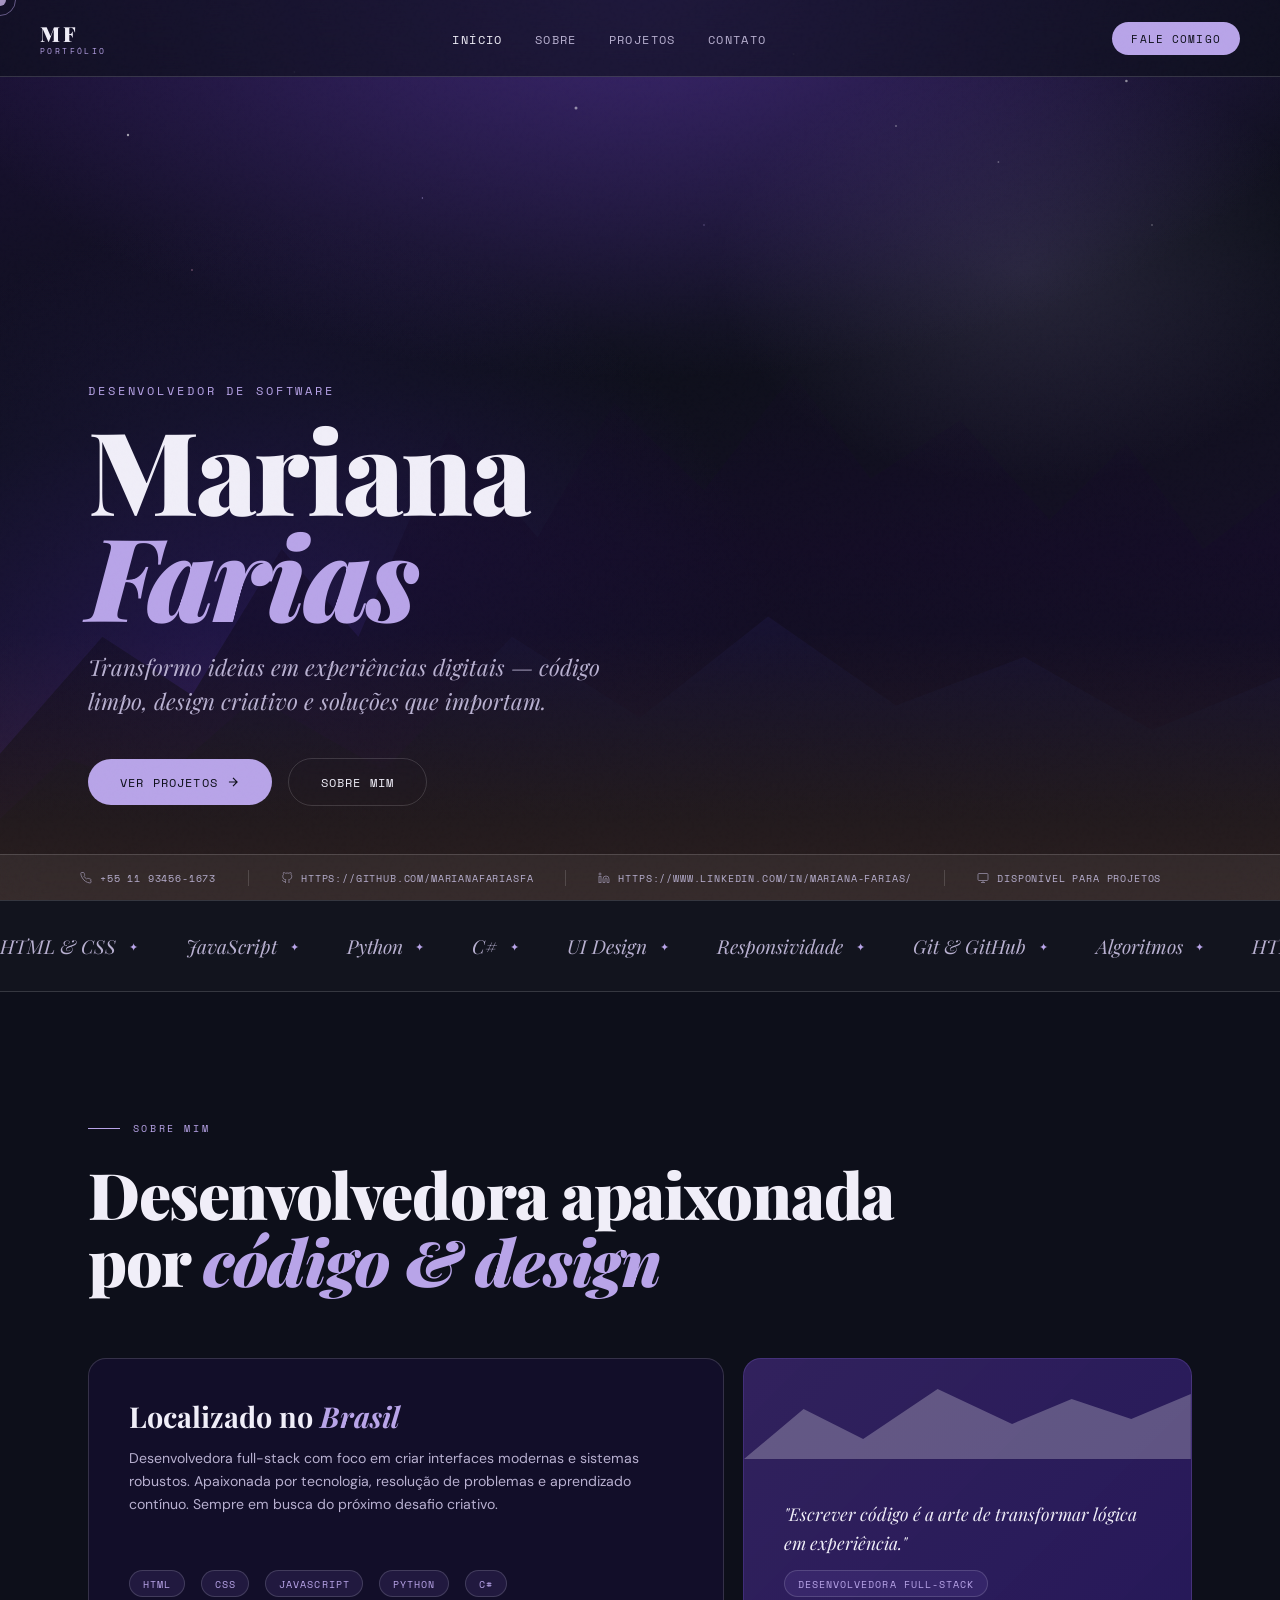
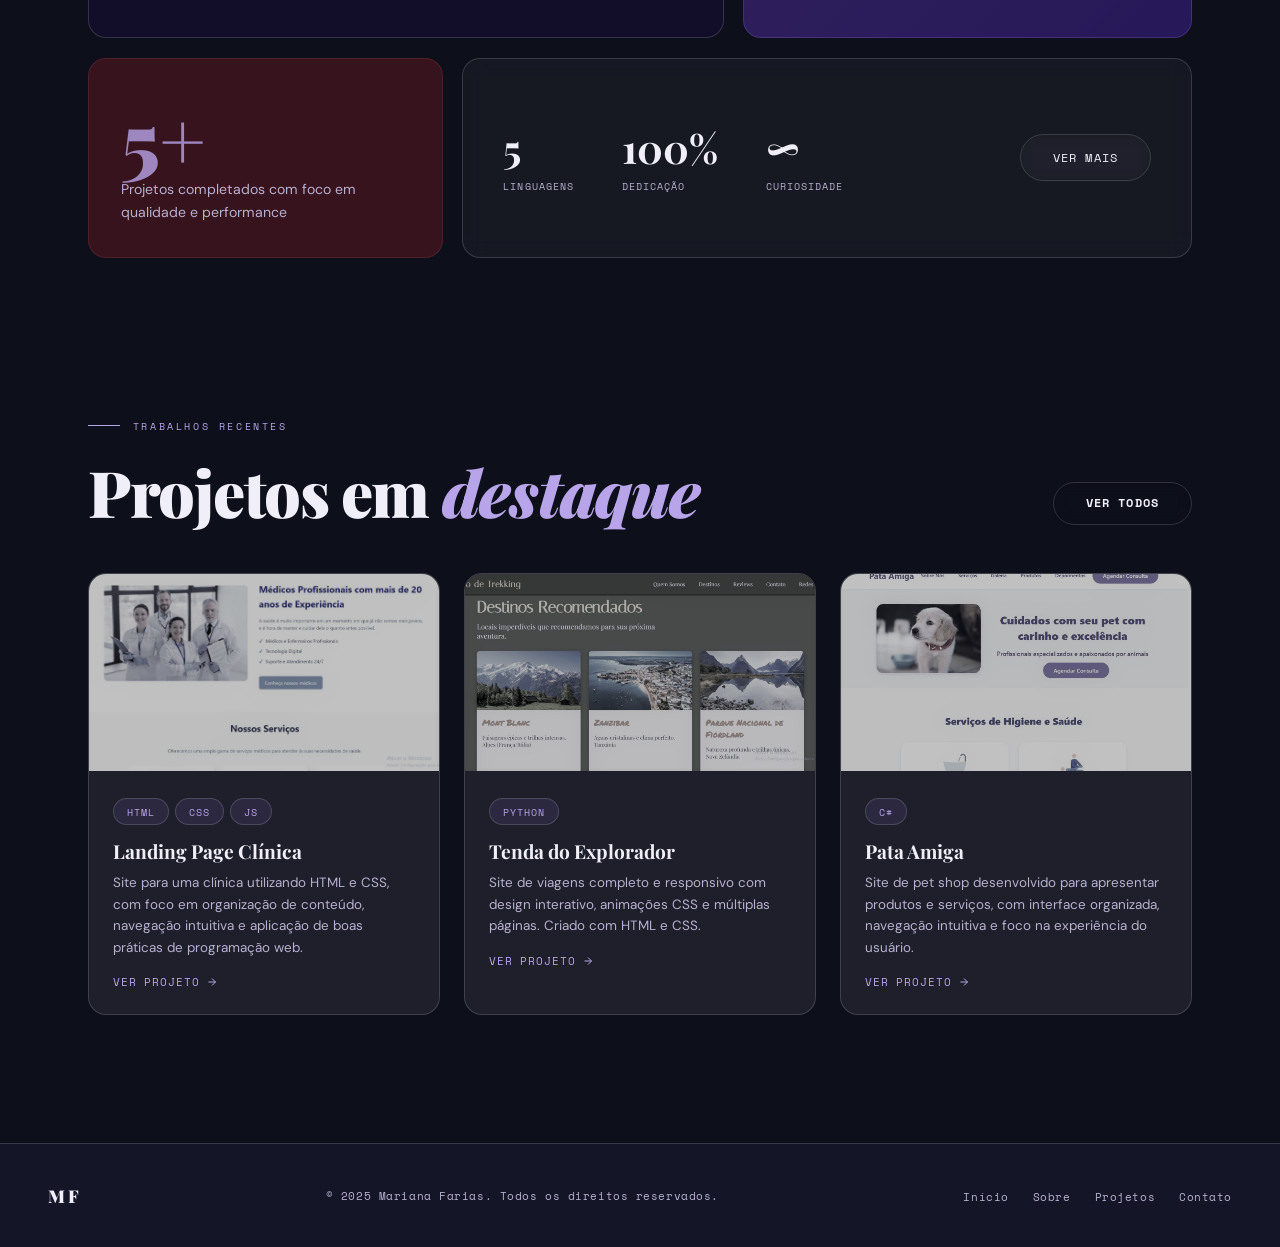
<file: index.html>
<!DOCTYPE html>
<html lang="pt-BR">

<head>
  <meta charset="UTF-8" />
  <meta name="viewport" content="width=device-width, initial-scale=1.0" />
  <title>Mariana Farias — Portfólio</title>
  <meta name="description" content="Portfólio de desenvolvimento web e software — criativo, moderno e responsivo." />
  <link rel="stylesheet" href="css/style.css" />
</head>

<body>

  <!-- CURSOR -->
  <div class="cursor"></div>
  <div class="cursor-follower"></div>

  <!-- PAGE TRANSITION -->
  <div class="page-transition"></div>

  <!-- NAVIGATION -->
  <nav class="nav">
    <a href="index.html" class="nav-logo">
      MF
      <span>Portfólio</span>
    </a>
    <button class="hamburger" aria-label="Menu">
      <span></span><span></span><span></span>
    </button>
    <ul class="nav-links">
      <li><a href="index.html">Início</a></li>
      <li><a href="sobre.html">Sobre</a></li>
      <li><a href="projetos.html">Projetos</a></li>
      <li><a href="contato.html">Contato</a></li>
    </ul>
    <a href="contato.html" class="nav-cta">Fale comigo</a>
  </nav>

  <!-- ========================
       HERO SECTION
  ========================= -->
  <section class="hero">
    <div class="hero-bg"></div>
    <div class="hero-mountain"></div>
    <div class="hero-mountain-2"></div>
    <div class="hero-city-glow"></div>

    <!-- Stars/particles via SVG overlay -->
    <svg style="position:absolute;top:0;left:0;width:100%;height:100%;pointer-events:none;z-index:4;"
      xmlns="http://www.w3.org/2000/svg">
      <circle cx="10%" cy="15%" r="1.2" fill="white" opacity="0.6" />
      <circle cx="23%" cy="8%" r="0.8" fill="white" opacity="0.4" />
      <circle cx="45%" cy="12%" r="1.5" fill="white" opacity="0.5" />
      <circle cx="62%" cy="6%" r="1" fill="white" opacity="0.7" />
      <circle cx="78%" cy="18%" r="0.9" fill="white" opacity="0.3" />
      <circle cx="88%" cy="9%" r="1.3" fill="white" opacity="0.5" />
      <circle cx="33%" cy="22%" r="0.7" fill="#b8a4e8" opacity="0.6" />
      <circle cx="55%" cy="25%" r="0.8" fill="#b8a4e8" opacity="0.4" />
      <circle cx="70%" cy="14%" r="1.1" fill="white" opacity="0.3" />
      <circle cx="15%" cy="30%" r="0.9" fill="#e8a4c4" opacity="0.4" />
      <circle cx="90%" cy="25%" r="0.7" fill="white" opacity="0.5" />
    </svg>

    <div class="hero-content">
      <p class="hero-eyebrow">Desenvolvedor de Software</p>
      <h1 class="hero-name">
        Mariana<br>
        <em>Farias</em>
      </h1>
      <p class="hero-phrase">
        Transformo ideias em experiências digitais — código limpo, design criativo e soluções que importam.
      </p>
      <div class="hero-cta-group">
        <a href="projetos.html" class="btn-primary">
          Ver projetos
          <svg width="14" height="14" viewBox="0 0 24 24" fill="none" stroke="currentColor" stroke-width="2">
            <path d="M5 12h14M12 5l7 7-7 7" />
          </svg>
        </a>
        <a href="sobre.html" class="btn-outline">Sobre mim</a>
      </div>
    </div>

    <!-- BOTTOM BAR (inspired by the image's social bar) -->
    <div class="hero-bottom-bar">
      <div class="bar-item">
        <svg viewBox="0 0 24 24" fill="none" stroke="currentColor" stroke-width="2">
          <path
            d="M22 16.92v3a2 2 0 0 1-2.18 2 19.79 19.79 0 0 1-8.63-3.07A19.5 19.5 0 0 1 4.69 12 19.79 19.79 0 0 1 1.57 3.18 2 2 0 0 1 3.54 1h3a2 2 0 0 1 2 1.72c.127.96.361 1.903.7 2.81a2 2 0 0 1-.45 2.11L7.91 8.56a16 16 0 0 0 5.53 5.53l.87-.87a2 2 0 0 1 2.11-.45c.907.339 1.85.573 2.81.7A2 2 0 0 1 21 16.92z" />
        </svg>
        +55 11 93456-1673
      </div>
      <div class="bar-item">
        <svg viewBox="0 0 24 24" fill="none" stroke="currentColor" stroke-width="2">
          <path
            d="M9 19c-5 1.5-5-2.5-7-3m14 6v-3.87a3.37 3.37 0 0 0-.94-2.61c3.14-.35 6.44-1.54 6.44-7A5.44 5.44 0 0 0 20 4.77 5.07 5.07 0 0 0 19.91 1S18.73.65 16 2.48a13.38 13.38 0 0 0-7 0C6.27.65 5.09 1 5.09 1A5.07 5.07 0 0 0 5 4.77a5.44 5.44 0 0 0-1.5 3.78c0 5.42 3.3 6.61 6.44 7A3.37 3.37 0 0 0 9 18.13V22" />
        </svg>
        https://github.com/marianafariasfa
      </div>
      <div class="bar-item">
        <svg viewBox="0 0 24 24" fill="none" stroke="currentColor" stroke-width="2">
          <path d="M16 8a6 6 0 0 1 6 6v7h-4v-7a2 2 0 0 0-2-2 2 2 0 0 0-2 2v7h-4v-7a6 6 0 0 1 6-6z" />
          <rect x="2" y="9" width="4" height="12" />
          <circle cx="4" cy="4" r="2" />
        </svg>
        https://www.linkedin.com/in/mariana-farias/
      </div>
      <div class="bar-item">
        <svg viewBox="0 0 24 24" fill="none" stroke="currentColor" stroke-width="2">
          <rect x="2" y="3" width="20" height="14" rx="2" ry="2" />
          <line x1="8" y1="21" x2="16" y2="21" />
          <line x1="12" y1="17" x2="12" y2="21" />
        </svg>
        Disponível para projetos
      </div>
    </div>
  </section>

  <!-- ========================
       SKILLS RIBBON
  ========================= -->
  <div class="skills-ribbon" style="margin-top:0">
    <div class="skills-ribbon-track">
      <span class="ribbon-item">HTML & CSS</span>
      <span class="ribbon-item">JavaScript</span>
      <span class="ribbon-item">Python</span>
      <span class="ribbon-item">C#</span>
      <span class="ribbon-item">UI Design</span>
      <span class="ribbon-item">Responsividade</span>
      <span class="ribbon-item">Git & GitHub</span>
      <span class="ribbon-item">Algoritmos</span>
      <!-- Duplicate for infinite scroll -->
      <span class="ribbon-item">HTML & CSS</span>
      <span class="ribbon-item">JavaScript</span>
      <span class="ribbon-item">Python</span>
      <span class="ribbon-item">C#</span>
      <span class="ribbon-item">UI Design</span>
      <span class="ribbon-item">Responsividade</span>
      <span class="ribbon-item">Git & GitHub</span>
      <span class="ribbon-item">Algoritmos</span>
    </div>
  </div>

  <!-- ========================
       ABOUT PREVIEW
  ========================= -->
  <section class="about-preview">
    <p class="section-label reveal">Sobre mim</p>
    <h2 class="section-title reveal">
      Desenvolvedora apaixonada<br>
      por <em>código & design</em>
    </h2>

    <div class="collage-grid">

      <!-- Card 1 — Bio -->
      <div class="collage-card collage-card-1 reveal">
        <div>
          <h3 class="collage-card-title">Localizado no <em>Brasil</em></h3>
          <p class="collage-card-body">
            Desenvolvedora full-stack com foco em criar interfaces modernas e sistemas robustos.
            Apaixonada por tecnologia, resolução de problemas e aprendizado contínuo.
            Sempre em busca do próximo desafio criativo.
          </p>
        </div>
        <div style="display:flex;gap:1rem;margin-top:1.5rem;flex-wrap:wrap;">
          <span class="tag">HTML</span>
          <span class="tag">CSS</span>
          <span class="tag">JavaScript</span>
          <span class="tag">Python</span>
          <span class="tag">C#</span>
        </div>
      </div>

      <!-- Card 2 — Aesthetic / location -->
      <div class="collage-card collage-card-2 reveal">
        <!-- Mountain silhouette mini -->
        <svg width="100%" height="80" viewBox="0 0 300 80" preserveAspectRatio="none"
          style="position:absolute;top:20px;left:0;opacity:0.25;">
          <polygon points="0,80 40,30 80,60 130,10 180,45 220,20 260,40 300,15 300,80" fill="white" />
        </svg>
        <div style="position:relative;z-index:1;">
          <p class="collage-card-body"
            style="margin-bottom:0.8rem;font-style:italic;font-family:var(--font-display);font-size:1.1rem;color:var(--text-primary);">
            "Escrever código é a arte de transformar lógica em experiência."
          </p>
          <span class="tag">Desenvolvedora Full-Stack</span>
        </div>
      </div>

      <!-- Card 3 — Quick stat -->
      <div class="collage-card collage-card-3 reveal">
        <div class="big-number">5+</div>
        <p class="collage-card-body">Projetos completados com foco em qualidade e performance</p>
      </div>

      <!-- Card 4 — Stats row -->
      <div class="collage-card collage-card-4 reveal">
        <div class="stat-group">
          <span class="stat-num">5</span>
          <span class="stat-label">Linguagens</span>
        </div>
        <div class="stat-group">
          <span class="stat-num">100%</span>
          <span class="stat-label">Dedicação</span>
        </div>
        <div class="stat-group">
          <span class="stat-num">∞</span>
          <span class="stat-label">Curiosidade</span>
        </div>
        <div style="flex:1;display:flex;justify-content:flex-end;">
          <a href="sobre.html" class="btn-outline">Ver mais</a>
        </div>
      </div>

    </div>
  </section>

  <!-- ========================
       PROJECTS PREVIEW
  ========================= -->
  <section class="projects-preview" style="padding-top:2rem;">
    <p class="section-label reveal">Trabalhos recentes</p>
    <h2 class="section-title reveal"
      style="display:flex;justify-content:space-between;align-items:flex-end;flex-wrap:wrap;gap:1rem;">
      <span>Projetos em <em>destaque</em></span>
      <a href="projetos.html" class="btn-outline" style="font-size:0.72rem;">Ver todos</a>
    </h2>

    <div class="projects-grid">

      <!-- Project 1 -->
      <div class="project-card reveal">
        <div class="project-thumb">
          <div class="project-thumb-bg"></div>
          <div class="project-masonry-thumb">
            <img src="assets/imageclinica.png" alt="Loja Virtual" />
          </div>
          <svg style="position:absolute;inset:0;width:100%;height:100%;opacity:0.15;" viewBox="0 0 300 200">
          </svg>
        </div>
        <div class="project-info">
          <div class="project-tech-stack">
            <span class="tag">HTML</span>
            <span class="tag">CSS</span>
            <span class="tag">JS</span>
          </div>
          <h3 class="project-name">Landing Page Clínica</h3>
          <p class="project-desc">Site para uma clínica utilizando HTML e CSS, com foco em organização de conteúdo, navegação intuitiva e
            aplicação de boas práticas de programação web.</p>
          <a href="projetos.html" class="project-link">
            Ver projeto
            <svg width="12" height="12" viewBox="0 0 24 24" fill="none" stroke="currentColor" stroke-width="2">
              <path d="M5 12h14M12 5l7 7-7 7" />
            </svg>
          </a>
        </div>
      </div>

      <!-- Project 2 -->
      <div class="project-card reveal">
        <div class="project-thumb">
          <div class="project-thumb-bg"></div>
          <div class="project-masonry-thumb">
            <img src="assets/imagetenda.png" alt="Tenda do Explorador" />
          </div>
          <svg style="position:absolute;inset:0;width:100%;height:100%;opacity:0.15;" viewBox="0 0 300 200">
          </svg>
        </div>
        <div class="project-info">
          <div class="project-tech-stack">
            <span class="tag">Python</span>
          </div>
          <h3 class="project-name">Tenda do Explorador</h3>
          <p class="project-desc">Site de viagens completo e responsivo com design interativo, animações CSS e múltiplas páginas. Criado
            com HTML e CSS.
          </p>
          <a href="projetos.html" class="project-link">
            Ver projeto
            <svg width="12" height="12" viewBox="0 0 24 24" fill="none" stroke="currentColor" stroke-width="2">
              <path d="M5 12h14M12 5l7 7-7 7" />
            </svg>
          </a>
        </div>
      </div>

      <!-- Project 3 -->
       <div class="project-card reveal">
        <div class="project-thumb">
          <div class="project-thumb-bg"></div>
          <div class="project-masonry-thumb">
            <img src="assets/imagepataamiga.png" alt="Pata Amiga" />
          </div>
          <svg style="position:absolute;inset:0;width:100%;height:100%;opacity:0.15;" viewBox="0 0 300 200">
          </svg>
        </div>
        <div class="project-info">
          <div class="project-tech-stack">
            <span class="tag">C#</span>
          </div>
          <h3 class="project-name">Pata Amiga</h3>
          <p class="project-desc">Site de pet shop desenvolvido para apresentar produtos e serviços, com interface organizada, navegação
            intuitiva e foco na experiência do usuário.</p>
          <a href="projetos.html" class="project-link">
            Ver projeto
            <svg width="12" height="12" viewBox="0 0 24 24" fill="none" stroke="currentColor" stroke-width="2">
              <path d="M5 12h14M12 5l7 7-7 7" />
            </svg>
          </a>
        </div>
      </div>

    </div>
  </section>

  <!-- ========================
       FOOTER
  ========================= -->
  <footer>
    <span class="footer-logo">MF</span>
    <p>© 2025 Mariana Farias. Todos os direitos reservados.</p>
    <ul class="footer-links">
      <li><a href="index.html">Início</a></li>
      <li><a href="sobre.html">Sobre</a></li>
      <li><a href="projetos.html">Projetos</a></li>
      <li><a href="contato.html">Contato</a></li>
    </ul>
  </footer>

  <script src="js/main.js"></script>
</body>

</html>
</file>
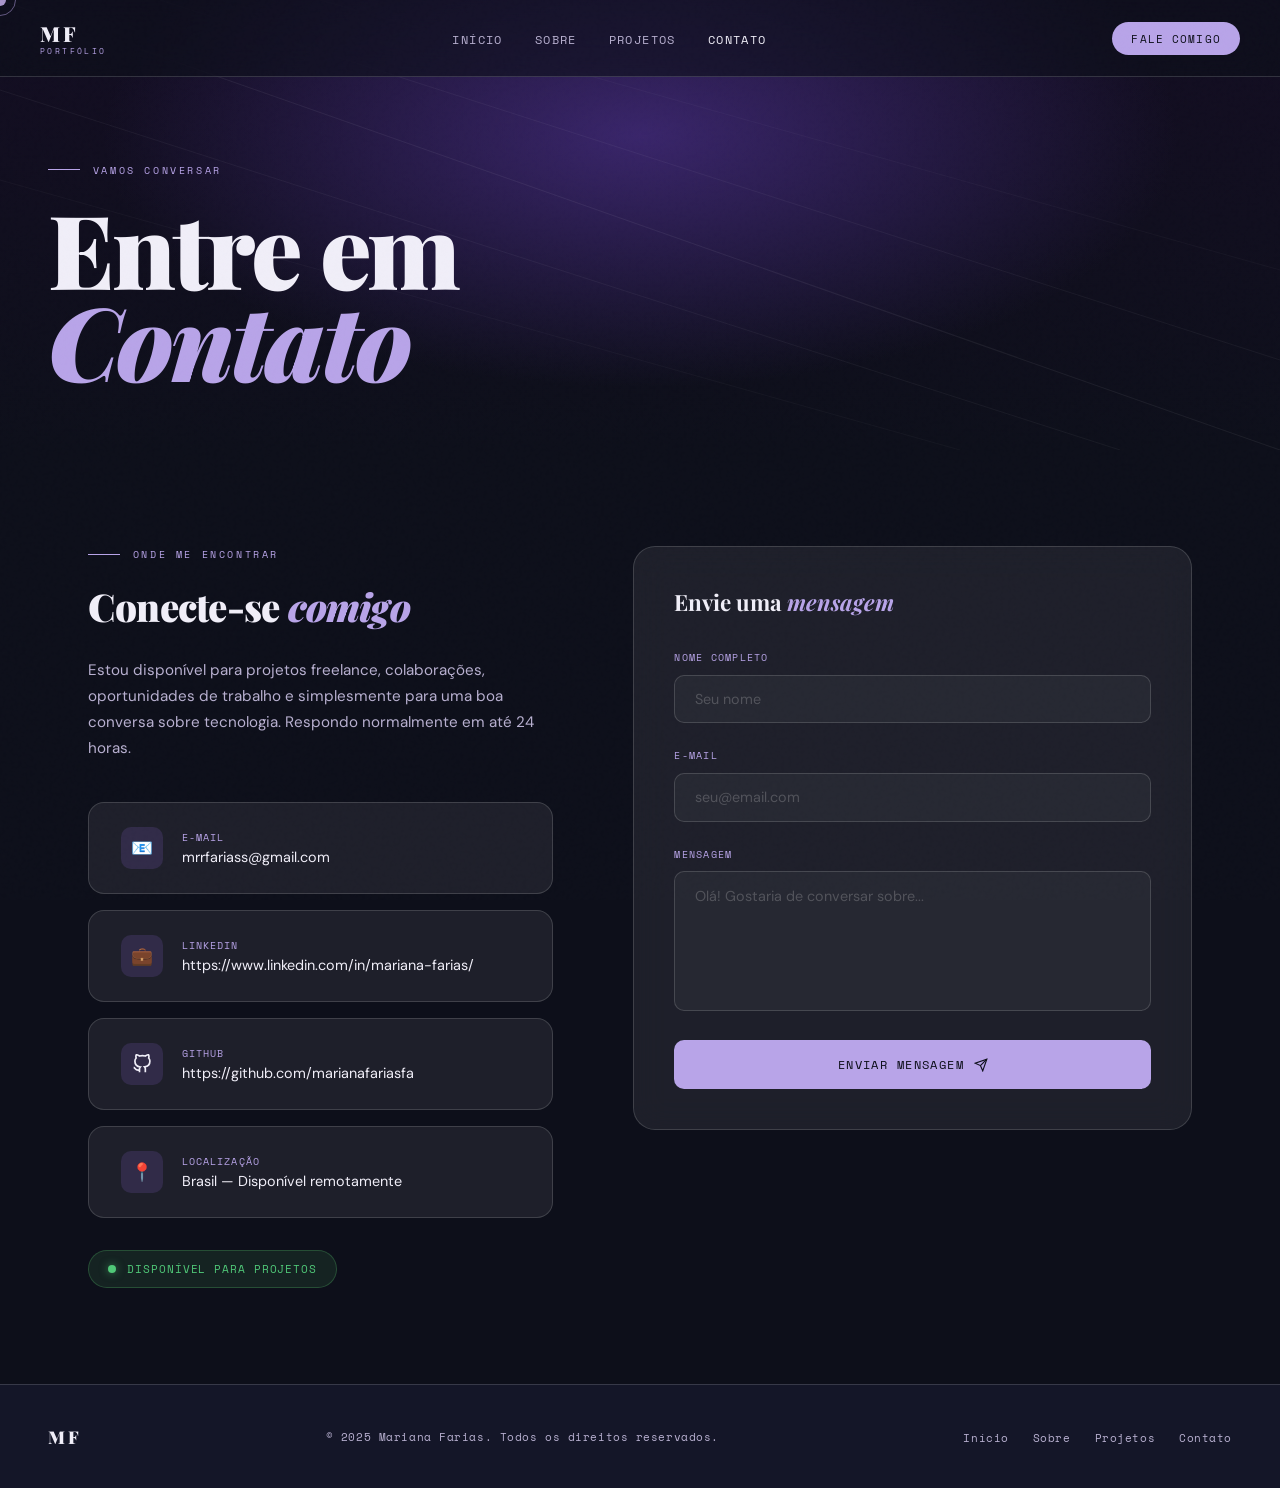
<file: contato.html>
<!DOCTYPE html>
<html lang="pt-BR">

<head>
  <meta charset="UTF-8" />
  <meta name="viewport" content="width=device-width, initial-scale=1.0" />
  <title>Contato — Portfólio</title>
  <link rel="stylesheet" href="css/style.css" />
</head>

<body>

  <div class="cursor"></div>
  <div class="cursor-follower"></div>
  <div class="page-transition"></div>

  <nav class="nav">
    <a href="index.html" class="nav-logo">MF<span>Portfólio</span></a>
    <button class="hamburger" aria-label="Menu"><span></span><span></span><span></span></button>
    <ul class="nav-links">
      <li><a href="index.html">Início</a></li>
      <li><a href="sobre.html">Sobre</a></li>
      <li><a href="projetos.html">Projetos</a></li>
      <li><a href="contato.html">Contato</a></li>
    </ul>
    <a href="contato.html" class="nav-cta">Fale comigo</a>
  </nav>

  <!-- ========================
       CONTACT HERO
  ========================= -->
  <section class="contact-hero">
    <div class="contact-hero-bg"></div>

    <!-- Decorative diagonal lines -->
    <svg style="position:absolute;inset:0;width:100%;height:100%;opacity:0.06;pointer-events:none;"
      viewBox="0 0 800 500" preserveAspectRatio="none">
      <line x1="0" y1="0" x2="800" y2="500" stroke="white" stroke-width="1" />
      <line x1="100" y1="0" x2="800" y2="400" stroke="white" stroke-width="0.6" />
      <line x1="200" y1="0" x2="800" y2="300" stroke="white" stroke-width="0.4" />
      <line x1="0" y1="100" x2="700" y2="500" stroke="white" stroke-width="0.6" />
      <line x1="0" y1="200" x2="600" y2="500" stroke="white" stroke-width="0.4" />
    </svg>

    <div style="position:relative;z-index:2;max-width:1200px;width:100%;margin:0 auto;">
      <p class="section-label reveal">Vamos conversar</p>
      <h1
        style="font-family:var(--font-display);font-size:clamp(3rem,8vw,7rem);font-weight:900;line-height:0.9;letter-spacing:-0.03em;"
        class="reveal">
        Entre em<br>
        <em style="font-style:italic;color:var(--lavender);">Contato</em>
      </h1>
    </div>
  </section>

  <!-- ========================
       CONTACT LAYOUT
  ========================= -->
  <section class="contact-layout">

    <!-- LEFT: Info cards -->
    <div>
      <p class="section-label reveal">Onde me encontrar</p>
      <h2 class="section-title reveal" style="font-size:clamp(1.6rem,3vw,2.4rem);margin-bottom:2rem;">
        Conecte-se <em>comigo</em>
      </h2>

      <p style="color:var(--text-secondary);font-size:0.95rem;line-height:1.7;margin-bottom:2.5rem;" class="reveal">
        Estou disponível para projetos freelance, colaborações, oportunidades de trabalho e simplesmente para uma boa
        conversa sobre tecnologia. Respondo normalmente em até 24 horas.
      </p>

      <div class="contact-info-cards">

        <a href="mailto:seuemail@email.com" class="contact-card reveal">
          <div class="contact-card-icon">📧</div>
          <div>
            <p class="contact-card-label">E-mail</p>
            <p class="contact-card-value">mrrfariass@gmail.com</p>
          </div>
        </a>

        <a href="https://www.linkedin.com/in/mariana-farias-8744773ba/" target="_blank" class="contact-card reveal">
          <div class="contact-card-icon">💼</div>
          <div>
            <p class="contact-card-label">LinkedIn</p>
            <p class="contact-card-value">https://www.linkedin.com/in/mariana-farias/</p>
          </div>
        </a>

        <a href="https://github.com/marianafariasfa" target="_blank" class="contact-card reveal">
          <div class="contact-card-icon">
            <svg width="20" height="20" viewBox="0 0 24 24" fill="none" stroke="currentColor" stroke-width="2">
              <path
                d="M9 19c-5 1.5-5-2.5-7-3m14 6v-3.87a3.37 3.37 0 0 0-.94-2.61c3.14-.35 6.44-1.54 6.44-7A5.44 5.44 0 0 0 20 4.77 5.07 5.07 0 0 0 19.91 1S18.73.65 16 2.48a13.38 13.38 0 0 0-7 0C6.27.65 5.09 1 5.09 1A5.07 5.07 0 0 0 5 4.77a5.44 5.44 0 0 0-1.5 3.78c0 5.42 3.3 6.61 6.44 7A3.37 3.37 0 0 0 9 18.13V22" />
            </svg>
          </div>
          <div>
            <p class="contact-card-label">GitHub</p>
            <p class="contact-card-value">https://github.com/marianafariasfa</p>
          </div>
        </a>

        <div class="contact-card reveal" style="cursor:default;">
          <div class="contact-card-icon">📍</div>
          <div>
            <p class="contact-card-label">Localização</p>
            <p class="contact-card-value">Brasil — Disponível remotamente</p>
          </div>
        </div>

      </div>

      <!-- Status badge -->
      <div style="
        margin-top:2rem;
        display:inline-flex;
        align-items:center;
        gap:0.7rem;
        background:rgba(80,180,100,0.12);
        border:1px solid rgba(80,180,100,0.3);
        border-radius:50px;
        padding:0.6rem 1.2rem;
      " class="reveal">
        <span style="
          width:8px;height:8px;
          background:#50c878;
          border-radius:50%;
          box-shadow:0 0 8px rgba(80,200,120,0.6);
          animation:pulse-green 2s infinite;
        "></span>
        <style>
          @keyframes pulse-green {

            0%,
            100% {
              box-shadow: 0 0 8px rgba(80, 200, 120, 0.6);
            }

            50% {
              box-shadow: 0 0 16px rgba(80, 200, 120, 0.9);
            }
          }
        </style>
        <span
          style="font-family:var(--font-mono);font-size:0.7rem;letter-spacing:0.08em;text-transform:uppercase;color:#50c878;">Disponível
          para projetos</span>
      </div>
    </div>

    <!-- RIGHT: Form -->
    <div class="reveal-right">
      <div class="contact-form">
        <p style="font-family:var(--font-display);font-size:1.4rem;font-weight:700;margin-bottom:2rem;">
          Envie uma <em style="font-style:italic;color:var(--lavender);">mensagem</em>
        </p>

        <form id="contact-form" novalidate>

          <div class="form-group">
            <label class="form-label" for="name">Nome completo</label>
            <input type="text" id="name" name="name" class="form-input" placeholder="Seu nome" autocomplete="name" />
            <p class="form-error" id="name-error"></p>
          </div>

          <div class="form-group">
            <label class="form-label" for="email">E-mail</label>
            <input type="email" id="email" name="email" class="form-input" placeholder="seu@email.com"
              autocomplete="email" />
            <p class="form-error" id="email-error"></p>
          </div>

          <div class="form-group">
            <label class="form-label" for="message">Mensagem</label>
            <textarea id="message" name="message" class="form-textarea"
              placeholder="Olá! Gostaria de conversar sobre..."></textarea>
            <p class="form-error" id="message-error"></p>
          </div>

          <button type="submit" class="form-submit">
            Enviar mensagem
            <svg width="14" height="14" viewBox="0 0 24 24" fill="none" stroke="currentColor" stroke-width="2">
              <line x1="22" y1="2" x2="11" y2="13" />
              <polygon points="22 2 15 22 11 13 2 9 22 2" />
            </svg>
          </button>

        </form>

        <div class="form-success" id="form-success">
          <div class="form-success-icon">✉️</div>
          <h3 class="form-success-title">Mensagem enviada!</h3>
          <p class="form-success-msg">Obrigado pelo contato. Retornarei em breve!</p>
        </div>

      </div>
    </div>

  </section>

  <!-- FOOTER -->
  <footer>
    <span class="footer-logo">MF</span>
    <p>© 2025 Mariana Farias. Todos os direitos reservados.</p>
    <ul class="footer-links">
      <li><a href="index.html">Início</a></li>
      <li><a href="sobre.html">Sobre</a></li>
      <li><a href="projetos.html">Projetos</a></li>
      <li><a href="contato.html">Contato</a></li>
    </ul>
  </footer>

  <script src="js/main.js"></script>
</body>

</html>
</file>
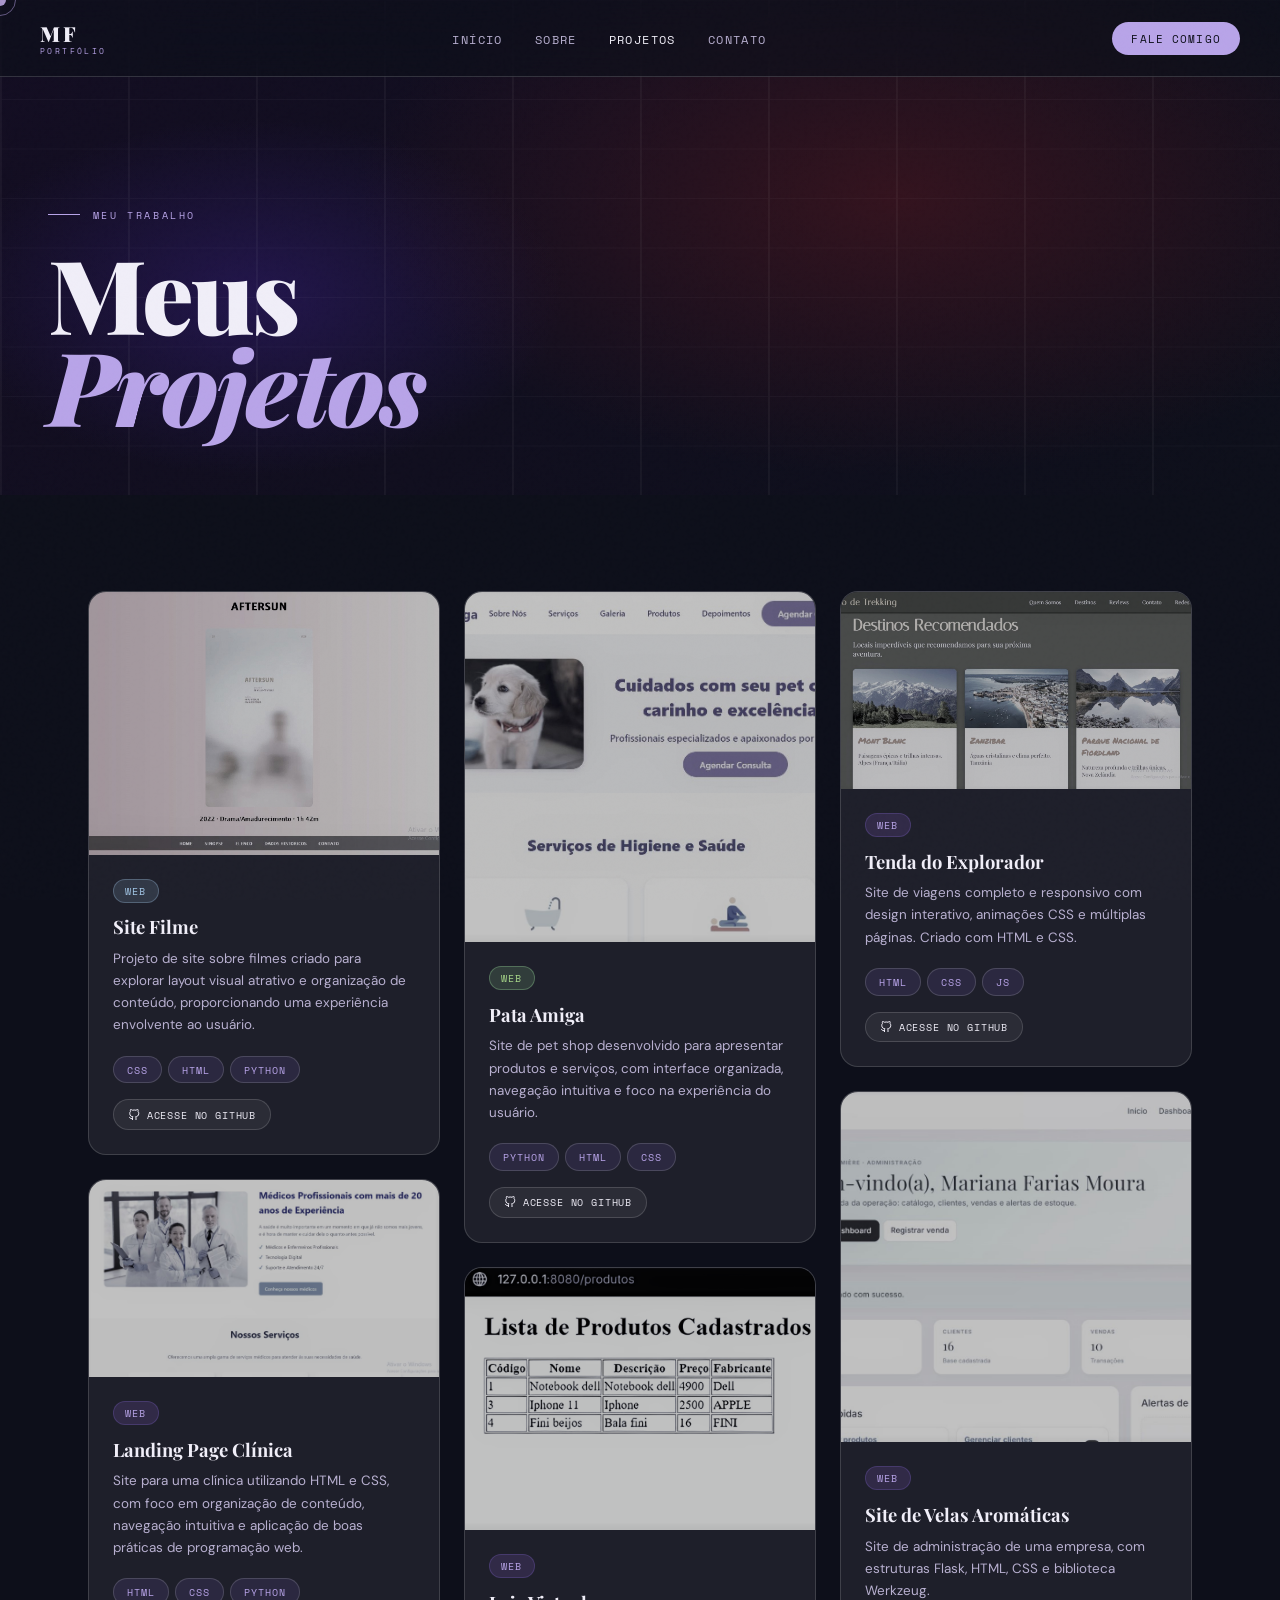
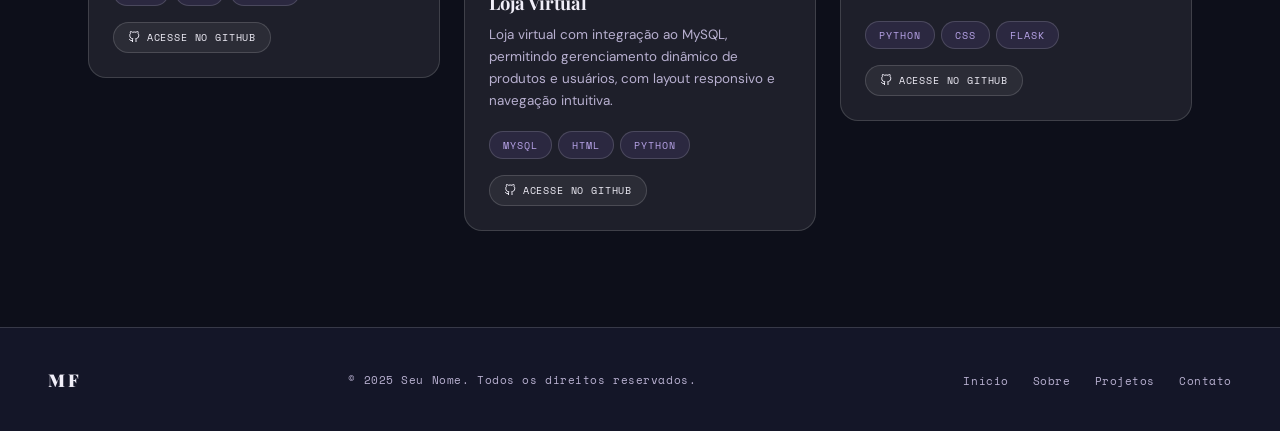
<file: projetos.html>
<!DOCTYPE html>
<html lang="pt-BR">

<head>
  <meta charset="UTF-8" />
  <meta name="viewport" content="width=device-width, initial-scale=1.0" />
  <title>Projetos — Portfólio</title>
  <link rel="stylesheet" href="css/style.css" />
</head>

<body>

  <div class="cursor"></div>
  <div class="cursor-follower"></div>
  <div class="page-transition"></div>

  <!-- NAV -->
  <nav class="nav">
    <a href="index.html" class="nav-logo">MF<span>Portfólio</span></a>
    <button class="hamburger" aria-label="Menu"><span></span><span></span><span></span></button>
    <ul class="nav-links">
      <li><a href="index.html">Início</a></li>
      <li><a href="sobre.html">Sobre</a></li>
      <li><a href="projetos.html">Projetos</a></li>
      <li><a href="contato.html">Contato</a></li>
    </ul>
    <a href="contato.html" class="nav-cta">Fale comigo</a>
  </nav>

  <!-- ========================
       PROJECTS HERO
  ========================= -->
  <section class="projects-hero">
    <div class="projects-hero-bg"></div>

    <!-- Decorative grid pattern -->
    <svg style="position:absolute;inset:0;width:100%;height:100%;opacity:0.04;pointer-events:none;"
      viewBox="0 0 100 100" preserveAspectRatio="none">
      <defs>
        <pattern id="grid" width="10" height="10" patternUnits="userSpaceOnUse">
          <path d="M 10 0 L 0 0 0 10" fill="none" stroke="white" stroke-width="0.3" />
        </pattern>
      </defs>
      <rect width="100%" height="100%" fill="url(#grid)" />
    </svg>

    <div style="position:relative;z-index:2;max-width:1200px;width:100%;margin:0 auto;">
      <p class="section-label reveal">Meu trabalho</p>
      <h1
        style="font-family:var(--font-display);font-size:clamp(3rem,8vw,7rem);font-weight:900;line-height:0.9;letter-spacing:-0.03em;"
        class="reveal">
        Meus<br>
        <em style="font-style:italic;color:var(--lavender);">Projetos</em>
      </h1>
    </div>
  </section>

  <!-- ========================
       PROJECTS MASONRY
  ========================= -->
  <section class="projects-full-grid">
    <div class="projects-masonry">

      <!-- PROJECT 1 -->
      <div class="project-masonry-card reveal">
        <div class="project-masonry-thumb">
          <img src="assets/imagefilme.png" alt="Projeto Filme" />
        </div>
        <div class="project-masonry-info">
          <span class="project-badge desktop">Web</span>
          <h3 class="project-masonry-title">Site Filme</h3>
          <p class="project-masonry-desc">
            Projeto de site sobre filmes criado para explorar layout visual atrativo e organização de conteúdo,
            proporcionando uma experiência envolvente ao usuário.
          </p>
          <div style="display:flex;flex-wrap:wrap;gap:0.4rem;margin-bottom:1rem;">
            <span class="tag">CSS</span><span class="tag">HTML</span><span class="tag">Python</span>
          </div>
          <div class="project-links-row">
            <a href="https://github.com/marianafariasfa/site-filme" target="_blank" class="project-gh-btn">
              <svg width="12" height="12" viewBox="0 0 24 24" fill="none" stroke="currentColor" stroke-width="2">
                <path
                  d="M9 19c-5 1.5-5-2.5-7-3m14 6v-3.87a3.37 3.37 0 0 0-.94-2.61c3.14-.35 6.44-1.54 6.44-7A5.44 5.44 0 0 0 20 4.77 5.07 5.07 0 0 0 19.91 1S18.73.65 16 2.48a13.38 13.38 0 0 0-7 0C6.27.65 5.09 1 5.09 1A5.07 5.07 0 0 0 5 4.77a5.44 5.44 0 0 0-1.5 3.78c0 5.42 3.3 6.61 6.44 7A3.37 3.37 0 0 0 9 18.13V22" />
              </svg>
              Acesse no GitHub
            </a>
          </div>
        </div>
      </div>

      <!-- PROJECT 2 -->
      <div class="project-masonry-card reveal">
        <div class="project-masonry-thumb">
          <img src="assets/imageclinica.png" alt="Clínica Médica" />
        </div>
        <div class="project-masonry-info">
          <span class="project-badge web">Web</span>
          <h3 class="project-masonry-title">Landing Page Clínica</h3>
          <p class="project-masonry-desc">
            Site para uma clínica utilizando HTML e CSS, com foco em organização de conteúdo, navegação intuitiva e
            aplicação de boas práticas de programação web.
          </p>
          <div style="display:flex;flex-wrap:wrap;gap:0.4rem;margin-bottom:1rem;">
            <span class="tag">HTML</span><span class="tag">CSS</span><span class="tag">Python</span>
          </div>
          <div class="project-links-row">
            <a href="https://github.com/marianafariasfa/site-clinica-sesi" target="_blank" class="project-gh-btn">
              <svg width="12" height="12" viewBox="0 0 24 24" fill="none" stroke="currentColor" stroke-width="2">
                <path
                  d="M9 19c-5 1.5-5-2.5-7-3m14 6v-3.87a3.37 3.37 0 0 0-.94-2.61c3.14-.35 6.44-1.54 6.44-7A5.44 5.44 0 0 0 20 4.77 5.07 5.07 0 0 0 19.91 1S18.73.65 16 2.48a13.38 13.38 0 0 0-7 0C6.27.65 5.09 1 5.09 1A5.07 5.07 0 0 0 5 4.77a5.44 5.44 0 0 0-1.5 3.78c0 5.42 3.3 6.61 6.44 7A3.37 3.37 0 0 0 9 18.13V22" />
              </svg>
              Acesse no GitHub
            </a>
          </div>
        </div>
      </div>

      <!-- PROJECT 3 -->
      <div class="project-masonry-card reveal">
        <div class="project-masonry-thumb">
          <img src="assets/imagepataamiga.png" alt="Pata Amiga" />
        </div>
        <div class="project-masonry-info">
          <span class="project-badge"
            style="background:rgba(164,232,164,0.15);color:#a8d88a;border:1px solid rgba(164,232,164,0.3);">Web</span>
          <h3 class="project-masonry-title">Pata Amiga</h3>
          <p class="project-masonry-desc">
            Site de pet shop desenvolvido para apresentar produtos e serviços, com interface organizada, navegação
            intuitiva e foco na experiência do usuário.
          </p>
          <div style="display:flex;flex-wrap:wrap;gap:0.4rem;margin-bottom:1rem;">
            <span class="tag">Python</span><span class="tag">HTML</span><span class="tag">CSS</span>
          </div>
          <div class="project-links-row">
            <a href="https://github.com/marianafariasfa/site-pata-amiga-farias" target="_blank" class="project-gh-btn">
              <svg width="12" height="12" viewBox="0 0 24 24" fill="none" stroke="currentColor" stroke-width="2">
                <path
                  d="M9 19c-5 1.5-5-2.5-7-3m14 6v-3.87a3.37 3.37 0 0 0-.94-2.61c3.14-.35 6.44-1.54 6.44-7A5.44 5.44 0 0 0 20 4.77 5.07 5.07 0 0 0 19.91 1S18.73.65 16 2.48a13.38 13.38 0 0 0-7 0C6.27.65 5.09 1 5.09 1A5.07 5.07 0 0 0 5 4.77a5.44 5.44 0 0 0-1.5 3.78c0 5.42 3.3 6.61 6.44 7A3.37 3.37 0 0 0 9 18.13V22" />
              </svg>
              Acesse no GitHub
            </a>
          </div>
        </div>
      </div>

      <!-- PROJECT 4 -->
      <div class="project-masonry-card reveal">
        <div class="project-masonry-thumb">
          <img src="assets/imagelojavirtual.png" alt="Loja Virtual" />
        </div>
        <div class="project-masonry-info">
          <span class="project-badge web">Web</span>
          <h3 class="project-masonry-title">Loja Virtual</h3>
          <p class="project-masonry-desc">
            Loja virtual com integração ao MySQL, permitindo gerenciamento dinâmico de produtos e usuários, com layout
            responsivo e navegação intuitiva.
          </p>
          <div style="display:flex;flex-wrap:wrap;gap:0.4rem;margin-bottom:1rem;">
            <span class="tag">MySQL</span><span class="tag">HTML</span><span class="tag">Python</span>
          </div>
          <div class="project-links-row">
            <a href="https://github.com/marianafariasfa/loja-virtual" target="_blank" class="project-gh-btn">
              <svg width="12" height="12" viewBox="0 0 24 24" fill="none" stroke="currentColor" stroke-width="2">
                <path
                  d="M9 19c-5 1.5-5-2.5-7-3m14 6v-3.87a3.37 3.37 0 0 0-.94-2.61c3.14-.35 6.44-1.54 6.44-7A5.44 5.44 0 0 0 20 4.77 5.07 5.07 0 0 0 19.91 1S18.73.65 16 2.48a13.38 13.38 0 0 0-7 0C6.27.65 5.09 1 5.09 1A5.07 5.07 0 0 0 5 4.77a5.44 5.44 0 0 0-1.5 3.78c0 5.42 3.3 6.61 6.44 7A3.37 3.37 0 0 0 9 18.13V22" />
              </svg>
              Acesse no GitHub
            </a>
          </div>
        </div>
      </div>

      <!-- PROJECT 5 -->
      <div class="project-masonry-card reveal">
        <div class="project-masonry-thumb">
          <img src="assets/imagetenda.png" alt="Tenda do Explorador" />
        </div>
        <div class="project-masonry-info">
          <span class="project-badge web">Web</span>
          <h3 class="project-masonry-title">Tenda do Explorador</h3>
          <p class="project-masonry-desc">
            Site de viagens completo e responsivo com design interativo, animações CSS e múltiplas páginas. Criado
            com HTML e CSS.
          </p>
          <div style="display:flex;flex-wrap:wrap;gap:0.4rem;margin-bottom:1rem;">
            <span class="tag">HTML</span><span class="tag">CSS</span><span class="tag">JS</span>
          </div>
          <div class="project-links-row">
            <a href="https://github.com/marianafariasfa/tendadoexplorador" target="_blank" class="project-gh-btn">
              <svg width="12" height="12" viewBox="0 0 24 24" fill="none" stroke="currentColor" stroke-width="2">
                <path
                  d="M9 19c-5 1.5-5-2.5-7-3m14 6v-3.87a3.37 3.37 0 0 0-.94-2.61c3.14-.35 6.44-1.54 6.44-7A5.44 5.44 0 0 0 20 4.77 5.07 5.07 0 0 0 19.91 1S18.73.65 16 2.48a13.38 13.38 0 0 0-7 0C6.27.65 5.09 1 5.09 1A5.07 5.07 0 0 0 5 4.77a5.44 5.44 0 0 0-1.5 3.78c0 5.42 3.3 6.61 6.44 7A3.37 3.37 0 0 0 9 18.13V22" />
              </svg>
              Acesse no GitHub
            </a>
          </div>
        </div>
      </div>

      <!-- PROJECT 6 -->
      <div class="project-masonry-card reveal">
        <div class="project-masonry-thumb">
          <img src="assets/imagevelas.png" alt="Velas Aromáticas - Maison Lumière" />
        </div>
        <div class="project-masonry-info">
          <span class="project-badge web">Web</span>
          <h3 class="project-masonry-title">Site de Velas Aromáticas</h3>
          <p class="project-masonry-desc">
            Site de administração de uma empresa, com estruturas Flask, HTML, CSS e biblioteca Werkzeug.
          <div style="display:flex;flex-wrap:wrap;gap:0.4rem;margin-bottom:1rem;">
            <span class="tag">Python</span><span class="tag">CSS</span><span class="tag">Flask</span>
          </div>
          <div class="project-links-row">
            <a href="https://github.com/marianafariasfa/maisonlumiere.git" target="_blank" class="project-gh-btn">
              <svg width="12" height="12" viewBox="0 0 24 24" fill="none" stroke="currentColor" stroke-width="2">
                <path
                  d="M9 19c-5 1.5-5-2.5-7-3m14 6v-3.87a3.37 3.37 0 0 0-.94-2.61c3.14-.35 6.44-1.54 6.44-7A5.44 5.44 0 0 0 20 4.77 5.07 5.07 0 0 0 19.91 1S18.73.65 16 2.48a13.38 13.38 0 0 0-7 0C6.27.65 5.09 1 5.09 1A5.07 5.07 0 0 0 5 4.77a5.44 5.44 0 0 0-1.5 3.78c0 5.42 3.3 6.61 6.44 7A3.37 3.37 0 0 0 9 18.13V22" />
              </svg>
              Acesse no GitHub
            </a>
          </div>
        </div>
      </div>

    </div>
  </section>

  <!-- FOOTER -->
  <footer>
    <span class="footer-logo">MF</span>
    <p>© 2025 Seu Nome. Todos os direitos reservados.</p>
    <ul class="footer-links">
      <li><a href="index.html">Início</a></li>
      <li><a href="sobre.html">Sobre</a></li>
      <li><a href="projetos.html">Projetos</a></li>
      <li><a href="contato.html">Contato</a></li>
    </ul>
  </footer>

  <script src="js/main.js"></script>
</body>

</html>
</file>
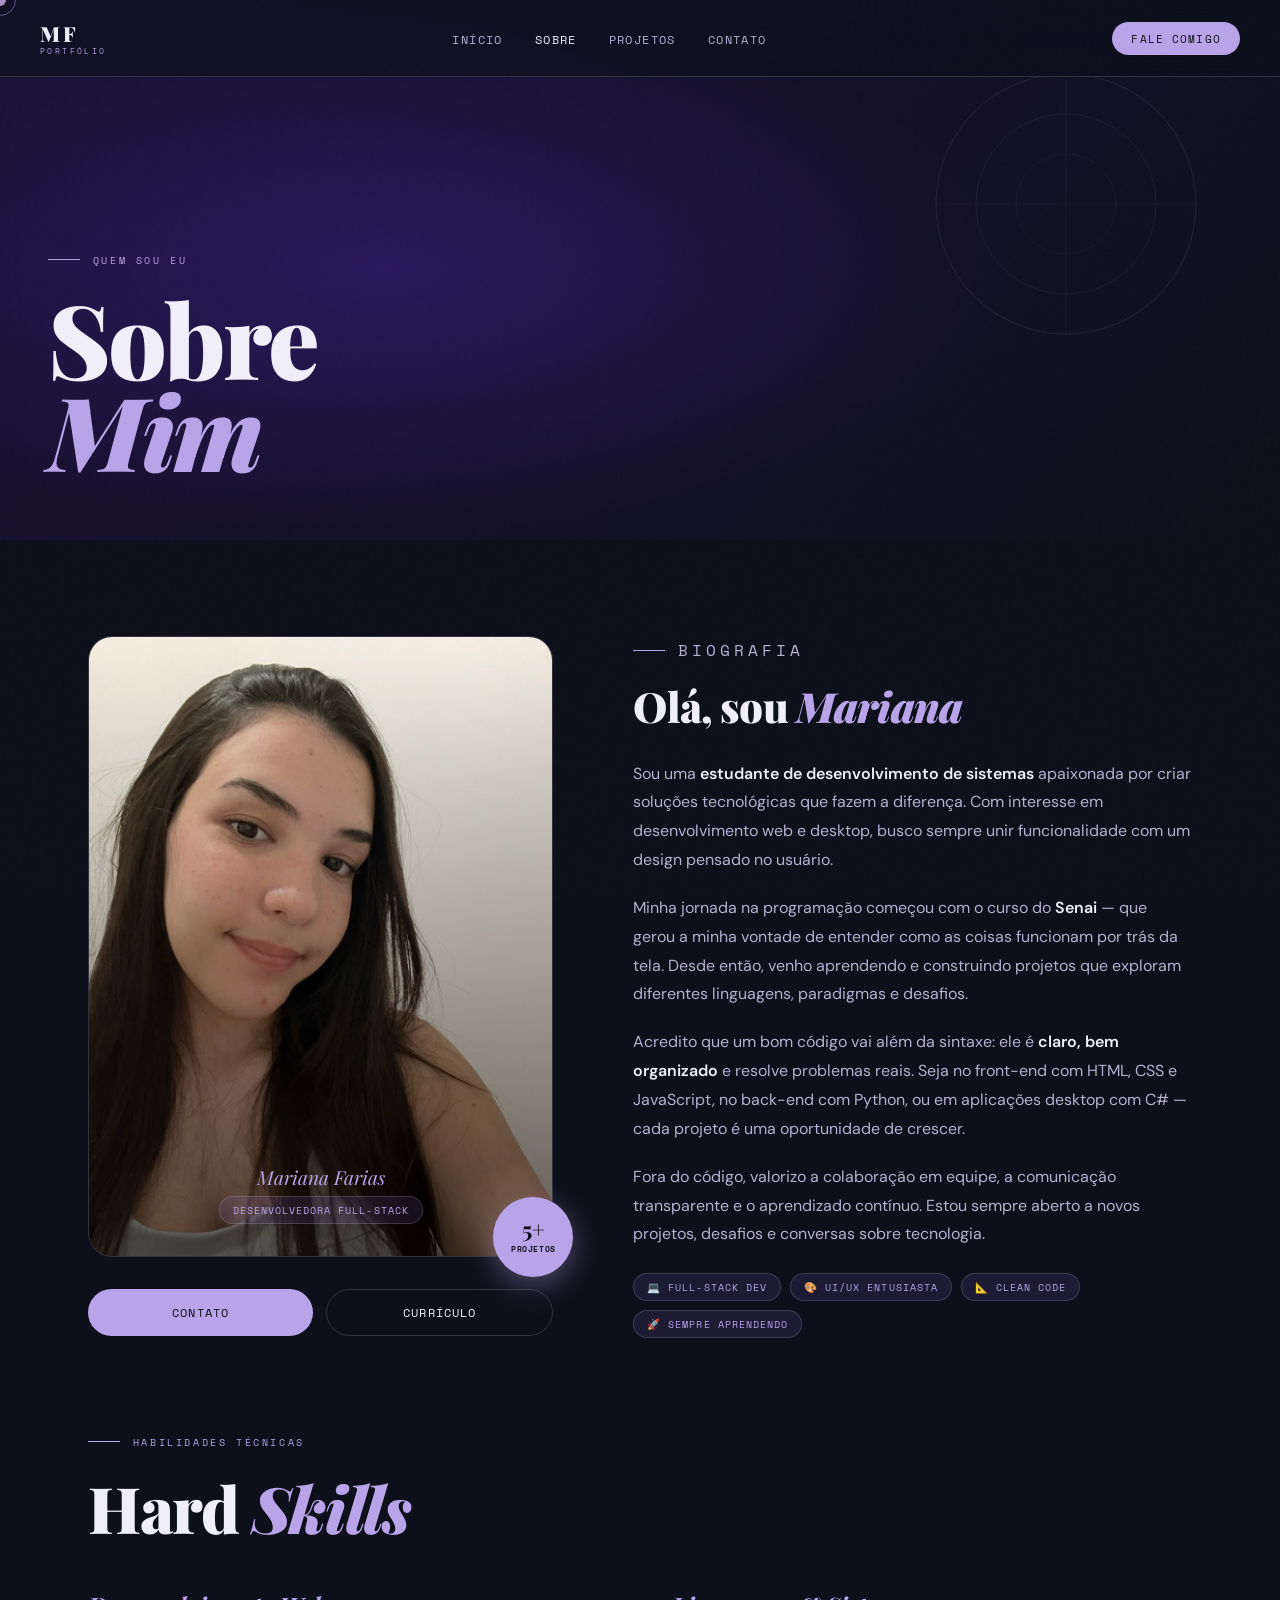
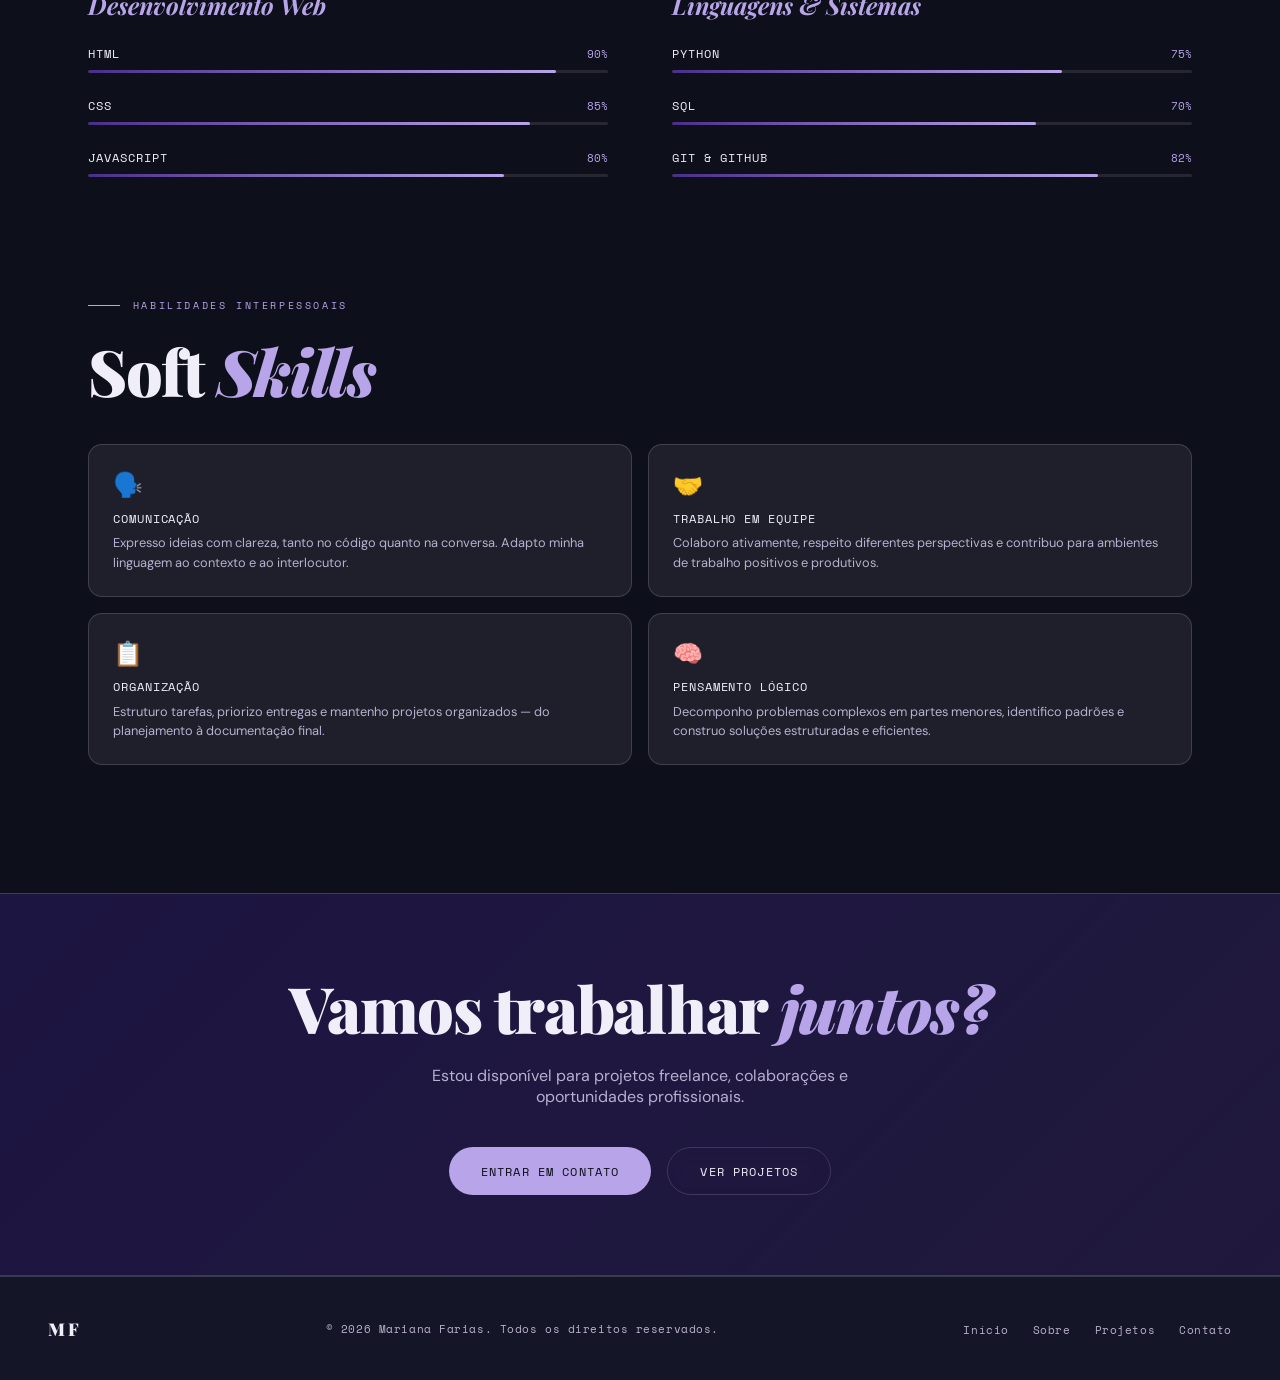
<file: sobre.html>
<!DOCTYPE html>
<html lang="pt-BR">

<head>
  <meta charset="UTF-8" />
  <meta name="viewport" content="width=device-width, initial-scale=1.0" />
  <title>Sobre Mim — Portfólio</title>
  <link rel="stylesheet" href="css/style.css" />
</head>

<body>

  <div class="cursor"></div>
  <div class="cursor-follower"></div>
  <div class="page-transition"></div>

  <!-- NAV -->
  <nav class="nav">
    <a href="index.html" class="nav-logo">MF<span>Portfólio</span></a>
    <button class="hamburger" aria-label="Menu"><span></span><span></span><span></span></button>
    <ul class="nav-links">
      <li><a href="index.html">Início</a></li>
      <li><a href="sobre.html">Sobre</a></li>
      <li><a href="projetos.html">Projetos</a></li>
      <li><a href="contato.html">Contato</a></li>
    </ul>
    <a href="contato.html" class="nav-cta">Fale comigo</a>
  </nav>

  <!-- ========================
       ABOUT HERO
  ========================= -->
  <section class="about-hero">
    <div class="about-hero-bg"></div>

    <!-- Decorative elements -->
    <svg style="position:absolute;top:10%;right:5%;opacity:0.08;pointer-events:none;" width="300" height="300"
      viewBox="0 0 300 300">
      <circle cx="150" cy="150" r="130" fill="none" stroke="white" stroke-width="1" />
      <circle cx="150" cy="150" r="90" fill="none" stroke="white" stroke-width="0.6" />
      <circle cx="150" cy="150" r="50" fill="none" stroke="white" stroke-width="0.4" />
      <line x1="20" y1="150" x2="280" y2="150" stroke="white" stroke-width="0.5" />
      <line x1="150" y1="20" x2="150" y2="280" stroke="white" stroke-width="0.5" />
    </svg>

    <div class="about-hero-content">
      <p class="section-label reveal">Quem sou eu</p>
      <h1 class="about-page-title reveal">
        Sobre<br>
        <em>Mim</em>
      </h1>
    </div>
  </section>

  <!-- ========================
       BIO + PHOTO AREA
  ========================= -->
  <section class="about-layout">

    <div class="reveal-left">

      <div style="position:relative;margin-bottom:2rem;">
        <div style="
            width:100%;
            aspect-ratio:3/4;
            border-radius:24px;
            border:1px solid var(--glass-border);
            display:flex;
            align-items:flex-end;
            justify-content:center;
            padding:2rem;
            position:relative;
            overflow:hidden;
          ">

          <img src="assets/minhafoto.jpeg" alt="Minha foto" style="
            position:absolute;
            inset:0;
            width:100%;
            height:100%;
            object-fit:cover;
          ">

          <div style="
            position:absolute;
            inset:0;
            background:linear-gradient(to top, rgba(0,0,0,0.6), transparent);
          "></div>

          <div style="position:relative;z-index:1;text-align:center;">
            <p
              style="font-family:var(--font-display);font-size:1.2rem;font-style:italic;color:var(--lavender);margin-bottom:0.4rem;">
              Mariana Farias
            </p>
            <span class="tag">Desenvolvedora Full-Stack</span>
          </div>

        </div>

        <div style="
          position:absolute;
          bottom:-20px; right:-20px;
          background:var(--lavender);
          color:var(--bg-dark);
          border-radius:50%;
          width:80px;height:80px;
          display:flex;flex-direction:column;
          align-items:center;justify-content:center;
          font-family:var(--font-display);
          font-weight:700;
          box-shadow:0 8px 30px rgba(184,164,232,0.4);
        ">
          <span style="font-size:1.4rem;line-height:1;">5+</span>
          <span
            style="font-size:0.5rem;font-family:var(--font-mono);letter-spacing:0.08em;text-transform:uppercase;margin-top:2px;">projetos</span>
        </div>
      </div>

      <!-- Quick links -->
      <div style="display:flex;gap:0.8rem;flex-wrap:wrap;">
        <a href="contato.html" class="btn-primary" style="flex:1;justify-content:center;">Contato</a>
        <a href="assets/curriculo.pdf" class="btn-outline" style="flex:1;justify-content:center;text-align:center;" download>Currículo</a>
      </div>
    </div>

    <!-- RIGHT: Bio text -->
    <div class="about-bio reveal-right">
      <p class="section-label">Biografia</p>
      <h2 class="section-title" style="font-size:clamp(1.8rem,3.5vw,2.6rem);margin-bottom:2rem;">
        Olá, sou <em>Mariana</em>
      </h2>

      <p>
        Sou uma <strong>estudante de desenvolvimento de sistemas</strong> apaixonada por criar soluções tecnológicas que
        fazem a diferença. Com interesse em desenvolvimento web e desktop, busco sempre unir funcionalidade com um
        design
        pensado no usuário.
      </p>

      <p>
        Minha jornada na programação começou com o curso do <strong>Senai</strong> — que gerou a minha vontade de
        entender como as coisas funcionam por trás da tela. Desde então, venho aprendendo e construindo projetos que
        exploram diferentes linguagens, paradigmas e desafios.
      </p>

      <p>
        Acredito que um bom código vai além da sintaxe: ele é <strong>claro, bem organizado</strong> e resolve problemas
        reais. Seja no front-end com HTML, CSS e JavaScript, no back-end com Python, ou em aplicações desktop com C# —
        cada projeto é uma oportunidade de crescer.
      </p>

      <p>
        Fora do código, valorizo a colaboração em equipe, a comunicação transparente e o aprendizado contínuo. Estou
        sempre aberto a novos projetos, desafios e conversas sobre tecnologia.
      </p>

      <div style="display:flex;flex-wrap:wrap;gap:0.6rem;margin-top:1.5rem;">
        <span class="tag">💻 Full-Stack Dev</span>
        <span class="tag">🎨 UI/UX Entusiasta</span>
        <span class="tag">📐 Clean Code</span>
        <span class="tag">🚀 Sempre Aprendendo</span>
      </div>
    </div>
  </section>

  <!-- ========================
       SKILLS
  ========================= -->
  <section class="skills-section">

    <!-- HARD SKILLS -->
    <div style="margin-bottom:6rem;">
      <p class="section-label reveal">Habilidades Técnicas</p>
      <h2 class="section-title reveal">Hard <em>Skills</em></h2>

      <div class="skills-columns" style="margin-top:3rem;">
        <div class="reveal-left">
          <p class="skill-category-title">Desenvolvimento Web</p>

          <div class="skill-item">
            <div class="skill-item-header">
              <span class="skill-name">HTML</span>
              <span class="skill-pct">90%</span>
            </div>
            <div class="skill-bar-bg">
              <div class="skill-bar-fill" data-pct="90"></div>
            </div>
          </div>

          <div class="skill-item">
            <div class="skill-item-header">
              <span class="skill-name">CSS</span>
              <span class="skill-pct">85%</span>
            </div>
            <div class="skill-bar-bg">
              <div class="skill-bar-fill" data-pct="85"></div>
            </div>
          </div>

          <div class="skill-item">
            <div class="skill-item-header">
              <span class="skill-name">JavaScript</span>
              <span class="skill-pct">80%</span>
            </div>
            <div class="skill-bar-bg">
              <div class="skill-bar-fill" data-pct="80"></div>
            </div>
          </div>
        </div>

        <div class="reveal-right">
          <p class="skill-category-title">Linguagens & Sistemas</p>

          <div class="skill-item">
            <div class="skill-item-header">
              <span class="skill-name">Python</span>
              <span class="skill-pct">75%</span>
            </div>
            <div class="skill-bar-bg">
              <div class="skill-bar-fill" data-pct="75"></div>
            </div>
          </div>

          <div class="skill-item">
            <div class="skill-item-header">
              <span class="skill-name">SQL</span>
              <span class="skill-pct">70%</span>
            </div>
            <div class="skill-bar-bg">
              <div class="skill-bar-fill" data-pct="70"></div>
            </div>
          </div>

          <div class="skill-item">
            <div class="skill-item-header">
              <span class="skill-name">Git & GitHub</span>
              <span class="skill-pct">82%</span>
            </div>
            <div class="skill-bar-bg">
              <div class="skill-bar-fill" data-pct="82"></div>
            </div>
          </div>
        </div>
      </div>
    </div>

    <!-- SOFT SKILLS -->
    <div>
      <p class="section-label reveal">Habilidades Interpessoais</p>
      <h2 class="section-title reveal">Soft <em>Skills</em></h2>

      <div class="soft-skills-grid" style="margin-top:2.5rem;">

        <div class="soft-skill-card reveal">
          <div class="soft-skill-icon">🗣️</div>
          <p class="soft-skill-name">Comunicação</p>
          <p class="soft-skill-desc">Expresso ideias com clareza, tanto no código quanto na conversa. Adapto minha
            linguagem ao contexto e ao interlocutor.</p>
        </div>

        <div class="soft-skill-card reveal">
          <div class="soft-skill-icon">🤝</div>
          <p class="soft-skill-name">Trabalho em Equipe</p>
          <p class="soft-skill-desc">Colaboro ativamente, respeito diferentes perspectivas e contribuo para ambientes de
            trabalho positivos e produtivos.</p>
        </div>

        <div class="soft-skill-card reveal">
          <div class="soft-skill-icon">📋</div>
          <p class="soft-skill-name">Organização</p>
          <p class="soft-skill-desc">Estruturo tarefas, priorizo entregas e mantenho projetos organizados — do
            planejamento à documentação final.</p>
        </div>

        <div class="soft-skill-card reveal">
          <div class="soft-skill-icon">🧠</div>
          <p class="soft-skill-name">Pensamento Lógico</p>
          <p class="soft-skill-desc">Decomponho problemas complexos em partes menores, identifico padrões e construo
            soluções estruturadas e eficientes.</p>
        </div>

      </div>
    </div>

  </section>

  <!-- ========================
       CTA BAND
  ========================= -->
  <div style="
    background:linear-gradient(135deg,rgba(45,27,105,0.5),rgba(74,47,138,0.3));
    border-top:1px solid var(--glass-border);
    border-bottom:1px solid var(--glass-border);
    padding:5rem 3rem;
    text-align:center;
  ">
    <h2 class="section-title reveal" style="margin-bottom:1.5rem;">
      Vamos trabalhar <em>juntos?</em>
    </h2>
    <p style="color:var(--text-secondary);margin-bottom:2.5rem;max-width:480px;margin-left:auto;margin-right:auto;"
      class="reveal">
      Estou disponível para projetos freelance, colaborações e oportunidades profissionais.
    </p>
    <div style="display:flex;gap:1rem;justify-content:center;flex-wrap:wrap;" class="reveal">
      <a href="contato.html" class="btn-primary">Entrar em contato</a>
      <a href="projetos.html" class="btn-outline">Ver projetos</a>
    </div>
  </div>

  <!-- FOOTER -->
  <footer>
    <span class="footer-logo">MF</span>
    <p>© 2026 Mariana Farias. Todos os direitos reservados.</p>
    <ul class="footer-links">
      <li><a href="index.html">Início</a></li>
      <li><a href="sobre.html">Sobre</a></li>
      <li><a href="projetos.html">Projetos</a></li>
      <li><a href="contato.html">Contato</a></li>
    </ul>
  </footer>

  <script src="js/main.js"></script>
</body>

</html>
</file>
<file: css/style.css>
/* ========================================
   PORTFOLIO - AKINA-INSPIRED DESIGN SYSTEM
   Glassmorphism + Scrapbook + Editorial
   ======================================== */

@import url('https://fonts.googleapis.com/css2?family=Playfair+Display:ital,wght@0,400;0,700;0,900;1,400;1,700&family=DM+Sans:wght@300;400;500;600&family=Space+Mono:wght@400;700&display=swap');

/* ---- CSS VARIABLES ---- */
:root {
  --bg-dark: #0d0f1a;
  --bg-mid: #141628;
  --purple-deep: #2d1b69;
  --purple-mid: #4a2f8a;
  --purple-light: #7c5cbf;
  --lavender: #b8a4e8;
  --rose: #e8a4c4;
  --ice-blue: #a4c8e8;
  --cream: #f5f0e8;
  --warm-white: #faf8f5;
  --text-primary: #f0eef8;
  --text-secondary: #b8b0d0;
  --glass-bg: rgba(255,255,255,0.07);
  --glass-border: rgba(255,255,255,0.15);
  --glass-shadow: rgba(0,0,0,0.4);
  --card-dark: rgba(20,15,45,0.85);
  --card-maroon: rgba(60,20,30,0.9);
  --accent-yellow: #f5e642;
  --accent-coral: #ff6b6b;

  --font-display: 'Playfair Display', serif;
  --font-body: 'DM Sans', sans-serif;
  --font-mono: 'Space Mono', monospace;
}

/* ---- RESET & BASE ---- */
*, *::before, *::after { box-sizing: border-box; margin: 0; padding: 0; }

html { scroll-behavior: smooth; font-size: 16px; }

body {
  font-family: var(--font-body);
  background: var(--bg-dark);
  color: var(--text-primary);
  overflow-x: hidden;
  cursor: none;
}

/* ---- CUSTOM CURSOR ---- */
.cursor {
  width: 12px; height: 12px;
  background: var(--lavender);
  border-radius: 50%;
  position: fixed;
  top: 0; left: 0;
  pointer-events: none;
  z-index: 9999;
  transform: translate(-50%, -50%);
  transition: transform 0.1s ease, width 0.2s, height 0.2s, background 0.2s;
  mix-blend-mode: difference;
}
.cursor-follower {
  width: 32px; height: 32px;
  border: 1.5px solid rgba(184,164,232,0.5);
  border-radius: 50%;
  position: fixed;
  top: 0; left: 0;
  pointer-events: none;
  z-index: 9998;
  transform: translate(-50%, -50%);
  transition: transform 0.3s ease, width 0.3s, height 0.3s;
}
body:hover .cursor { transform: translate(-50%, -50%) scale(1); }
a:hover ~ .cursor, button:hover ~ .cursor { transform: translate(-50%, -50%) scale(2.5); }

/* ---- GRAIN OVERLAY ---- */
body::before {
  content: '';
  position: fixed;
  inset: 0;
  background-image: url("data:image/svg+xml,%3Csvg viewBox='0 0 256 256' xmlns='http://www.w3.org/2000/svg'%3E%3Cfilter id='noise'%3E%3CfeTurbulence type='fractalNoise' baseFrequency='0.9' numOctaves='4' stitchTiles='stitch'/%3E%3C/filter%3E%3Crect width='100%25' height='100%25' filter='url(%23noise)' opacity='0.04'/%3E%3C/svg%3E");
  pointer-events: none;
  z-index: 9000;
  opacity: 0.4;
}

/* ---- NAVIGATION ---- */
.nav {
  position: fixed;
  top: 0; left: 0; right: 0;
  z-index: 1000;
  padding: 1.2rem 2.5rem;
  display: flex;
  align-items: center;
  justify-content: space-between;
  background: rgba(13,15,26,0.6);
  backdrop-filter: blur(20px);
  -webkit-backdrop-filter: blur(20px);
  border-bottom: 1px solid var(--glass-border);
}

.nav-logo {
  font-family: var(--font-display);
  font-size: 1.3rem;
  font-weight: 900;
  letter-spacing: 0.15em;
  color: var(--text-primary);
  text-decoration: none;
  text-transform: uppercase;
}

.nav-logo span {
  display: block;
  font-size: 0.5rem;
  font-family: var(--font-mono);
  letter-spacing: 0.3em;
  color: var(--lavender);
  font-weight: 400;
  text-transform: uppercase;
  margin-top: -2px;
}

.nav-links {
  display: flex;
  gap: 2rem;
  list-style: none;
  align-items: center;
}

.nav-links a {
  font-family: var(--font-mono);
  font-size: 0.72rem;
  letter-spacing: 0.12em;
  color: var(--text-secondary);
  text-decoration: none;
  text-transform: uppercase;
  transition: color 0.3s;
  position: relative;
}

.nav-links a::after {
  content: '';
  position: absolute;
  bottom: -3px; left: 0;
  width: 0; height: 1px;
  background: var(--lavender);
  transition: width 0.3s ease;
}

.nav-links a:hover { color: var(--lavender); }
.nav-links a:hover::after { width: 100%; }
.nav-links a.active { color: var(--text-primary); }

.nav-cta {
  font-family: var(--font-mono);
  font-size: 0.7rem;
  letter-spacing: 0.1em;
  color: var(--bg-dark);
  background: var(--lavender);
  border: none;
  padding: 0.5rem 1.2rem;
  cursor: pointer;
  text-decoration: none;
  text-transform: uppercase;
  transition: background 0.3s, transform 0.2s;
  border-radius: 50px;
}
.nav-cta:hover { background: var(--rose); transform: scale(1.03); }

/* ---- HAMBURGER ---- */
.hamburger {
  display: none;
  flex-direction: column;
  gap: 5px;
  cursor: pointer;
  padding: 4px;
  background: none;
  border: none;
}
.hamburger span {
  display: block;
  width: 22px; height: 1.5px;
  background: var(--text-primary);
  transition: all 0.3s;
}
.hamburger.open span:nth-child(1) { transform: translateY(6.5px) rotate(45deg); }
.hamburger.open span:nth-child(2) { opacity: 0; }
.hamburger.open span:nth-child(3) { transform: translateY(-6.5px) rotate(-45deg); }

/* ---- GLASS PANEL (reusable) ---- */
.glass {
  background: var(--glass-bg);
  border: 1px solid var(--glass-border);
  backdrop-filter: blur(16px);
  -webkit-backdrop-filter: blur(16px);
  border-radius: 18px;
}

/* ---- TORN EDGE (pseudo-element) ---- */
.torn-top::before,
.torn-bottom::after {
  content: '';
  display: block;
  width: 100%;
  height: 40px;
  background: inherit;
  clip-path: polygon(
    0% 100%, 3% 40%, 6% 80%, 9% 30%, 12% 70%, 15% 20%, 18% 60%,
    21% 10%, 24% 50%, 27% 90%, 30% 40%, 33% 70%, 36% 20%, 39% 60%,
    42% 100%, 45% 50%, 48% 80%, 51% 30%, 54% 70%, 57% 10%, 60% 60%,
    63% 90%, 66% 40%, 69% 80%, 72% 30%, 75% 60%, 78% 20%, 81% 70%,
    84% 40%, 87% 80%, 90% 10%, 93% 60%, 96% 30%, 100% 70%, 100% 100%
  );
}

/* ---- SECTION TRANSITIONS (fade+slide) ---- */
.reveal {
  opacity: 0;
  transform: translateY(40px);
  transition: opacity 0.7s cubic-bezier(0.16, 1, 0.3, 1), transform 0.7s cubic-bezier(0.16, 1, 0.3, 1);
}
.reveal.visible {
  opacity: 1;
  transform: translateY(0);
}
.reveal-left {
  opacity: 0;
  transform: translateX(-50px);
  transition: opacity 0.7s cubic-bezier(0.16, 1, 0.3, 1), transform 0.7s cubic-bezier(0.16, 1, 0.3, 1);
}
.reveal-left.visible { opacity: 1; transform: translateX(0); }
.reveal-right {
  opacity: 0;
  transform: translateX(50px);
  transition: opacity 0.7s cubic-bezier(0.16, 1, 0.3, 1), transform 0.7s cubic-bezier(0.16, 1, 0.3, 1);
}
.reveal-right.visible { opacity: 1; transform: translateX(0); }

/* ---- PAGE TRANSITION ---- */
.page-transition {
  position: fixed;
  inset: 0;
  background: var(--purple-deep);
  z-index: 8000;
  transform: translateY(100%);
  transition: transform 0.5s cubic-bezier(0.76, 0, 0.24, 1);
}
.page-transition.entering { transform: translateY(0); }
.page-transition.leaving { transform: translateY(-100%); }

/* ---- FOOTER ---- */
footer {
  background: var(--bg-mid);
  border-top: 1px solid var(--glass-border);
  padding: 2.5rem 3rem;
  display: flex;
  align-items: center;
  justify-content: space-between;
  flex-wrap: wrap;
  gap: 1rem;
}
footer .footer-logo {
  font-family: var(--font-display);
  font-size: 1.1rem;
  font-weight: 900;
  letter-spacing: 0.15em;
  color: var(--text-primary);
}
footer p {
  font-family: var(--font-mono);
  font-size: 0.7rem;
  color: var(--text-secondary);
  letter-spacing: 0.05em;
}
footer .footer-links {
  display: flex;
  gap: 1.5rem;
  list-style: none;
}
footer .footer-links a {
  font-family: var(--font-mono);
  font-size: 0.7rem;
  color: var(--text-secondary);
  text-decoration: none;
  letter-spacing: 0.05em;
  transition: color 0.3s;
}
footer .footer-links a:hover { color: var(--lavender); }

/* ---- SCROLL BAR ---- */
::-webkit-scrollbar { width: 5px; }
::-webkit-scrollbar-track { background: var(--bg-dark); }
::-webkit-scrollbar-thumb { background: var(--purple-mid); border-radius: 10px; }
::-webkit-scrollbar-thumb:hover { background: var(--lavender); }

/* ---- UTILITY ---- */
.tag {
  display: inline-block;
  font-family: var(--font-mono);
  font-size: 0.65rem;
  letter-spacing: 0.1em;
  text-transform: uppercase;
  padding: 0.3rem 0.8rem;
  border: 1px solid var(--glass-border);
  border-radius: 50px;
  color: var(--lavender);
  background: rgba(124,92,191,0.15);
}

/* ========================================
   HOME PAGE
   ======================================== */

.hero {
  position: relative;
  min-height: 100vh;
  display: flex;
  flex-direction: column;
  justify-content: flex-end;
  overflow: hidden;
  padding-top: 80px;
}

.hero-bg {
  position: absolute;
  inset: 0;
  background:
    radial-gradient(ellipse 80% 60% at 50% 0%, rgba(74,47,138,0.7) 0%, transparent 70%),
    radial-gradient(ellipse 40% 40% at 80% 30%, rgba(184,164,232,0.15) 0%, transparent 60%),
    radial-gradient(ellipse 60% 80% at 20% 80%, rgba(45,27,105,0.6) 0%, transparent 70%),
    linear-gradient(170deg, #1a1035 0%, #0d0f1a 40%, #1c1030 100%);
  z-index: 0;
}

/* Mountain silhouette using CSS */
.hero-mountain {
  position: absolute;
  bottom: 0;
  left: 0; right: 0;
  height: 65%;
  background: linear-gradient(180deg, transparent 0%, rgba(20,10,40,0.5) 40%, #0d0f1a 100%);
  clip-path: polygon(
    0% 100%, 0% 75%, 8% 55%, 15% 65%, 22% 40%, 28% 55%, 35% 20%, 42% 38%,
    48% 15%, 55% 30%, 62% 10%, 68% 28%, 75% 18%, 82% 35%, 88% 22%, 94% 40%,
    100% 30%, 100% 100%
  );
  z-index: 1;
}

.hero-mountain-2 {
  position: absolute;
  bottom: 0;
  left: 0; right: 0;
  height: 45%;
  background: linear-gradient(180deg, rgba(45,27,105,0.4) 0%, #0d0f1a 80%);
  clip-path: polygon(
    0% 100%, 0% 80%, 5% 65%, 12% 72%, 20% 50%, 30% 68%, 40% 35%, 50% 55%,
    60% 30%, 70% 52%, 80% 40%, 90% 58%, 100% 45%, 100% 100%
  );
  z-index: 2;
}

.hero-city-glow {
  position: absolute;
  bottom: 0;
  left: 0; right: 0;
  height: 30%;
  background: linear-gradient(0deg, rgba(255,140,60,0.12) 0%, transparent 100%);
  z-index: 3;
}

.hero-content {
  position: relative;
  z-index: 10;
  padding: 0 3rem 0;
  max-width: 1200px;
  width: 100%;
  margin: 0 auto;
}

.hero-eyebrow {
  font-family: var(--font-mono);
  font-size: 0.72rem;
  letter-spacing: 0.25em;
  color: var(--lavender);
  text-transform: uppercase;
  margin-bottom: 1rem;
}

.hero-name {
  font-family: var(--font-display);
  font-size: clamp(3.5rem, 9vw, 8rem);
  font-weight: 900;
  line-height: 0.92;
  letter-spacing: -0.02em;
  color: var(--text-primary);
  margin-bottom: 1.5rem;
}

.hero-name em {
  font-style: italic;
  color: var(--lavender);
}

.hero-phrase {
  font-family: var(--font-display);
  font-size: clamp(1rem, 2.5vw, 1.4rem);
  font-style: italic;
  color: var(--text-secondary);
  max-width: 520px;
  line-height: 1.5;
  margin-bottom: 2.5rem;
}

.hero-cta-group {
  display: flex;
  gap: 1rem;
  align-items: center;
  margin-bottom: 3rem;
  flex-wrap: wrap;
}

.btn-primary {
  font-family: var(--font-mono);
  font-size: 0.72rem;
  letter-spacing: 0.1em;
  text-transform: uppercase;
  color: var(--bg-dark);
  background: var(--lavender);
  border: none;
  padding: 0.9rem 2rem;
  cursor: pointer;
  text-decoration: none;
  border-radius: 50px;
  transition: all 0.3s ease;
  display: inline-flex;
  align-items: center;
  gap: 0.5rem;
}
.btn-primary:hover {
  background: var(--rose);
  transform: translateY(-2px);
  box-shadow: 0 8px 30px rgba(184,164,232,0.3);
}

.btn-outline {
  font-family: var(--font-mono);
  font-size: 0.72rem;
  letter-spacing: 0.1em;
  text-transform: uppercase;
  color: var(--text-primary);
  background: transparent;
  border: 1px solid var(--glass-border);
  padding: 0.9rem 2rem;
  cursor: pointer;
  text-decoration: none;
  border-radius: 50px;
  transition: all 0.3s ease;
  backdrop-filter: blur(8px);
}
.btn-outline:hover {
  border-color: var(--lavender);
  color: var(--lavender);
  transform: translateY(-2px);
}

/* ---- HERO BOTTOM BAR ---- */
.hero-bottom-bar {
  position: relative;
  z-index: 10;
  display: flex;
  align-items: center;
  gap: 0;
  background: rgba(255,255,255,0.06);
  backdrop-filter: blur(20px);
  -webkit-backdrop-filter: blur(20px);
  border-top: 1px solid var(--glass-border);
  padding: 0.9rem 3rem;
  overflow-x: auto;
  flex-wrap: nowrap;
}

.hero-bottom-bar .bar-item {
  font-family: var(--font-mono);
  font-size: 0.65rem;
  letter-spacing: 0.08em;
  color: var(--text-secondary);
  text-transform: uppercase;
  padding: 0 2rem;
  border-right: 1px solid var(--glass-border);
  white-space: nowrap;
  display: flex;
  align-items: center;
  gap: 0.5rem;
}
.hero-bottom-bar .bar-item:last-child { border-right: none; }
.hero-bottom-bar .bar-item svg { width: 12px; height: 12px; opacity: 0.6; }

/* ---- ABOUT PREVIEW SECTION ---- */
.about-preview {
  padding: 8rem 3rem;
  max-width: 1200px;
  margin: 0 auto;
}

.section-label {
  font-family: var(--font-mono);
  font-size: 0.65rem;
  letter-spacing: 0.25em;
  color: var(--lavender);
  text-transform: uppercase;
  margin-bottom: 1.5rem;
  display: flex;
  align-items: center;
  gap: 0.8rem;
}
.section-label::before {
  content: '';
  display: inline-block;
  width: 2rem; height: 1px;
  background: var(--lavender);
}

.section-title {
  font-family: var(--font-display);
  font-size: clamp(2.2rem, 5vw, 4rem);
  font-weight: 900;
  line-height: 1.05;
  letter-spacing: -0.02em;
  margin-bottom: 2rem;
}

.section-title em { font-style: italic; color: var(--lavender); }

/* ---- COLLAGE GRID ---- */
.collage-grid {
  display: grid;
  grid-template-columns: repeat(12, 1fr);
  grid-template-rows: auto;
  gap: 1.2rem;
  margin-top: 4rem;
}

.collage-card {
  border-radius: 18px;
  overflow: hidden;
  position: relative;
  transition: transform 0.4s cubic-bezier(0.16,1,0.3,1);
}
.collage-card:hover { transform: translateY(-6px) rotate(0.5deg); }

.collage-card-1 {
  grid-column: 1 / 8;
  grid-row: 1;
  background: var(--card-dark);
  border: 1px solid var(--glass-border);
  padding: 2.5rem;
  display: flex;
  flex-direction: column;
  justify-content: space-between;
  min-height: 280px;
}

.collage-card-2 {
  grid-column: 8 / 13;
  grid-row: 1;
  background: linear-gradient(135deg, rgba(74,47,138,0.6), rgba(45,27,105,0.8));
  border: 1px solid rgba(124,92,191,0.3);
  padding: 2.5rem;
  min-height: 280px;
  display: flex;
  flex-direction: column;
  justify-content: flex-end;
}

.collage-card-3 {
  grid-column: 1 / 5;
  grid-row: 2;
  background: var(--card-maroon);
  border: 1px solid rgba(180,80,80,0.2);
  padding: 2rem;
  min-height: 200px;
  display: flex;
  flex-direction: column;
  justify-content: flex-end;
}

.collage-card-4 {
  grid-column: 5 / 13;
  grid-row: 2;
  background: rgba(255,255,255,0.04);
  border: 1px solid var(--glass-border);
  backdrop-filter: blur(10px);
  padding: 2.5rem;
  min-height: 200px;
  display: flex;
  align-items: center;
  gap: 3rem;
}

.collage-card-title {
  font-family: var(--font-display);
  font-size: clamp(1.2rem, 2.5vw, 1.8rem);
  font-weight: 700;
  line-height: 1.2;
  margin-bottom: 0.8rem;
}
.collage-card-title em { font-style: italic; color: var(--lavender); }

.collage-card-body {
  font-size: 0.88rem;
  color: var(--text-secondary);
  line-height: 1.65;
}

.big-number {
  font-family: var(--font-display);
  font-size: 5rem;
  font-weight: 900;
  line-height: 1;
  color: var(--lavender);
  opacity: 0.8;
}

.stat-group {
  display: flex;
  flex-direction: column;
  gap: 0.2rem;
}
.stat-group .stat-num {
  font-family: var(--font-display);
  font-size: 2.5rem;
  font-weight: 700;
  color: var(--text-primary);
}
.stat-group .stat-label {
  font-family: var(--font-mono);
  font-size: 0.65rem;
  letter-spacing: 0.1em;
  color: var(--text-secondary);
  text-transform: uppercase;
}

/* ---- SKILLS RIBBON ---- */
.skills-ribbon {
  padding: 2rem 0;
  overflow: hidden;
  border-top: 1px solid var(--glass-border);
  border-bottom: 1px solid var(--glass-border);
  background: rgba(255,255,255,0.02);
  position: relative;
}

.skills-ribbon-track {
  display: flex;
  gap: 3rem;
  animation: ribbon-scroll 20s linear infinite;
  width: max-content;
}

.skills-ribbon-track .ribbon-item {
  font-family: var(--font-display);
  font-size: 1.2rem;
  font-style: italic;
  color: var(--text-secondary);
  white-space: nowrap;
  display: flex;
  align-items: center;
  gap: 0.8rem;
}
.skills-ribbon-track .ribbon-item::after {
  content: '✦';
  color: var(--lavender);
  font-style: normal;
  font-size: 0.7rem;
}

@keyframes ribbon-scroll {
  from { transform: translateX(0); }
  to { transform: translateX(-50%); }
}

/* ---- PROJECTS PREVIEW ---- */
.projects-preview {
  padding: 8rem 3rem;
  max-width: 1200px;
  margin: 0 auto;
}

.projects-grid {
  display: grid;
  grid-template-columns: repeat(3, 1fr);
  gap: 1.5rem;
  margin-top: 3rem;
}

.project-card {
  border-radius: 18px;
  overflow: hidden;
  background: var(--glass-bg);
  border: 1px solid var(--glass-border);
  transition: all 0.4s cubic-bezier(0.16,1,0.3,1);
  position: relative;
}

.project-card:hover {
  transform: translateY(-8px);
  border-color: rgba(124,92,191,0.4);
  box-shadow: 0 20px 60px rgba(124,92,191,0.2);
}

.project-thumb {
  height: 200px;
  position: relative;
  overflow: hidden;
}

.project-thumb-bg {
  position: absolute;
  inset: 0;
  transition: transform 0.5s ease;
}
.project-card:hover .project-thumb-bg { transform: scale(1.05); }

.project-thumb-overlay {
  position: absolute;
  inset: 0;
  background: linear-gradient(180deg, transparent 50%, rgba(13,15,26,0.9) 100%);
}

.project-info {
  padding: 1.5rem;
}

.project-tech-stack {
  display: flex;
  flex-wrap: wrap;
  gap: 0.4rem;
  margin-bottom: 0.8rem;
}

.project-name {
  font-family: var(--font-display);
  font-size: 1.2rem;
  font-weight: 700;
  margin-bottom: 0.5rem;
}

.project-desc {
  font-size: 0.84rem;
  color: var(--text-secondary);
  line-height: 1.6;
  margin-bottom: 1rem;
}

.project-link {
  font-family: var(--font-mono);
  font-size: 0.68rem;
  letter-spacing: 0.08em;
  text-transform: uppercase;
  color: var(--lavender);
  text-decoration: none;
  display: flex;
  align-items: center;
  gap: 0.4rem;
  transition: gap 0.3s;
}
.project-link:hover { gap: 0.8rem; }

/* ======================================
   ABOUT PAGE
   ====================================== */

.about-hero {
  min-height: 60vh;
  display: flex;
  align-items: flex-end;
  position: relative;
  overflow: hidden;
  padding: 8rem 3rem 4rem;
}

.about-hero-bg {
  position: absolute;
  inset: 0;
  background:
    radial-gradient(ellipse 70% 70% at 30% 50%, rgba(45,27,105,0.8) 0%, transparent 70%),
    linear-gradient(135deg, #1a1035 0%, #0d0f1a 100%);
}

.about-hero-content {
  position: relative;
  z-index: 2;
  max-width: 1200px;
  width: 100%;
  margin: 0 auto;
}

.about-page-title {
  font-family: var(--font-display);
  font-size: clamp(3rem, 8vw, 7rem);
  font-weight: 900;
  line-height: 0.9;
  letter-spacing: -0.03em;
}
.about-page-title em { font-style: italic; color: var(--lavender); }

.about-layout {
  padding: 6rem 3rem;
  max-width: 1200px;
  margin: 0 auto;
  display: grid;
  grid-template-columns: 1fr 1.2fr;
  gap: 5rem;
  align-items: start;
}

.about-bio p {
  font-size: 1rem;
  line-height: 1.8;
  color: var(--text-secondary);
  margin-bottom: 1.2rem;
}

.about-bio p strong {
  color: var(--text-primary);
  font-weight: 600;
}

.skills-section { padding: 0 3rem 8rem; max-width: 1200px; margin: 0 auto; }

.skills-columns {
  display: grid;
  grid-template-columns: 1fr 1fr;
  gap: 4rem;
  margin-top: 3rem;
}

.skill-category-title {
  font-family: var(--font-display);
  font-size: 1.5rem;
  font-weight: 700;
  font-style: italic;
  margin-bottom: 1.5rem;
  color: var(--lavender);
}

.skill-item {
  margin-bottom: 1.5rem;
}

.skill-item-header {
  display: flex;
  justify-content: space-between;
  align-items: center;
  margin-bottom: 0.5rem;
}

.skill-name {
  font-family: var(--font-mono);
  font-size: 0.75rem;
  letter-spacing: 0.08em;
  text-transform: uppercase;
  color: var(--text-primary);
}

.skill-pct {
  font-family: var(--font-mono);
  font-size: 0.68rem;
  color: var(--lavender);
}

.skill-bar-bg {
  height: 3px;
  background: rgba(255,255,255,0.1);
  border-radius: 10px;
  overflow: hidden;
}

.skill-bar-fill {
  height: 100%;
  background: linear-gradient(90deg, var(--purple-mid), var(--lavender));
  border-radius: 10px;
  width: 0;
  transition: width 1.2s cubic-bezier(0.16, 1, 0.3, 1);
}

.soft-skills-grid {
  display: grid;
  grid-template-columns: 1fr 1fr;
  gap: 1rem;
}

.soft-skill-card {
  background: var(--glass-bg);
  border: 1px solid var(--glass-border);
  border-radius: 14px;
  padding: 1.5rem;
  transition: all 0.3s;
}
.soft-skill-card:hover {
  background: rgba(124,92,191,0.15);
  border-color: rgba(124,92,191,0.4);
  transform: translateY(-3px);
}

.soft-skill-icon {
  font-size: 1.5rem;
  margin-bottom: 0.6rem;
}

.soft-skill-name {
  font-family: var(--font-mono);
  font-size: 0.72rem;
  letter-spacing: 0.08em;
  text-transform: uppercase;
  color: var(--text-primary);
  margin-bottom: 0.4rem;
}

.soft-skill-desc {
  font-size: 0.8rem;
  color: var(--text-secondary);
  line-height: 1.5;
}

/* ======================================
   PROJECTS PAGE
   ====================================== */

.projects-hero {
  min-height: 55vh;
  display: flex;
  align-items: flex-end;
  position: relative;
  overflow: hidden;
  padding: 8rem 3rem 4rem;
}

.projects-hero-bg {
  position: absolute;
  inset: 0;
  background:
    radial-gradient(ellipse 60% 80% at 70% 40%, rgba(60,20,30,0.8) 0%, transparent 70%),
    radial-gradient(ellipse 40% 60% at 20% 60%, rgba(45,27,105,0.6) 0%, transparent 60%),
    linear-gradient(135deg, #130d22 0%, #0d0f1a 100%);
}

.projects-full-grid {
  padding: 6rem 3rem;
  max-width: 1200px;
  margin: 0 auto;
}

.projects-masonry {
  columns: 3;
  column-gap: 1.5rem;
}

.project-masonry-card {
  break-inside: avoid;
  margin-bottom: 1.5rem;
  border-radius: 18px;
  overflow: hidden;
  background: var(--glass-bg);
  border: 1px solid var(--glass-border);
  transition: all 0.4s cubic-bezier(0.16,1,0.3,1);
}
.project-masonry-card:hover {
  transform: translateY(-6px);
  border-color: rgba(124,92,191,0.4);
  box-shadow: 0 20px 50px rgba(0,0,0,0.4);
}

.project-masonry-thumb {
  width: 100%;
  aspect-ratio: 16/9;
  position: relative;
  overflow: hidden;
}

.project-masonry-thumb img {
  width: 100%;        /* ocupa toda a largura do container */
  height: 100%;       /* ocupa toda a altura do container */
  object-fit: cover;  /* cobre o container sem deformar a imagem */
  display: block;     /* remove espaçamento extra */
  position: absolute; /* garante que fique dentro do container */
  top: 0;
  left: 0;
}

.project-masonry-card:nth-child(3n+1) .project-masonry-thumb { aspect-ratio: 4/3; }
.project-masonry-card:nth-child(3n+2) .project-masonry-thumb { aspect-ratio: 16/9; }
.project-masonry-card:nth-child(3n) .project-masonry-thumb { aspect-ratio: 1/1; }

.project-masonry-info { padding: 1.5rem; }

.project-badge {
  display: inline-block;
  font-family: var(--font-mono);
  font-size: 0.6rem;
  letter-spacing: 0.12em;
  text-transform: uppercase;
  padding: 0.25rem 0.7rem;
  border-radius: 50px;
  margin-bottom: 0.8rem;
}
.project-badge.web { background: rgba(124,92,191,0.2); color: var(--lavender); border: 1px solid rgba(124,92,191,0.3); }
.project-badge.mobile { background: rgba(232,164,196,0.15); color: var(--rose); border: 1px solid rgba(232,164,196,0.3); }
.project-badge.desktop { background: rgba(164,200,232,0.15); color: var(--ice-blue); border: 1px solid rgba(164,200,232,0.3); }

.project-masonry-title {
  font-family: var(--font-display);
  font-size: 1.15rem;
  font-weight: 700;
  margin-bottom: 0.6rem;
  line-height: 1.25;
}

.project-masonry-desc {
  font-size: 0.84rem;
  color: var(--text-secondary);
  line-height: 1.65;
  margin-bottom: 1.2rem;
}

.project-links-row {
  display: flex;
  gap: 0.8rem;
  align-items: center;
}

.project-gh-btn {
  font-family: var(--font-mono);
  font-size: 0.65rem;
  letter-spacing: 0.08em;
  text-transform: uppercase;
  color: var(--text-primary);
  text-decoration: none;
  background: rgba(255,255,255,0.06);
  border: 1px solid var(--glass-border);
  padding: 0.4rem 0.9rem;
  border-radius: 50px;
  transition: all 0.3s;
  display: flex;
  align-items: center;
  gap: 0.4rem;
}
.project-gh-btn:hover {
  background: var(--purple-mid);
  border-color: var(--purple-light);
}

/* ======================================
   CONTACT PAGE
   ====================================== */

.contact-hero {
  min-height: 50vh;
  display: flex;
  align-items: flex-end;
  position: relative;
  overflow: hidden;
  padding: 8rem 3rem 4rem;
}

.contact-hero-bg {
  position: absolute;
  inset: 0;
  background:
    radial-gradient(ellipse 60% 80% at 50% 30%, rgba(74,47,138,0.7) 0%, transparent 70%),
    linear-gradient(180deg, #130d22 0%, #0d0f1a 100%);
}

.contact-layout {
  padding: 6rem 3rem;
  max-width: 1200px;
  margin: 0 auto;
  display: grid;
  grid-template-columns: 1fr 1.2fr;
  gap: 5rem;
}

.contact-info-cards {
  display: flex;
  flex-direction: column;
  gap: 1rem;
}

.contact-card {
  background: var(--glass-bg);
  border: 1px solid var(--glass-border);
  border-radius: 16px;
  padding: 1.5rem 2rem;
  display: flex;
  align-items: center;
  gap: 1.2rem;
  text-decoration: none;
  color: var(--text-primary);
  transition: all 0.3s;
}
.contact-card:hover {
  background: rgba(124,92,191,0.12);
  border-color: rgba(124,92,191,0.4);
  transform: translateX(6px);
}

.contact-card-icon {
  width: 42px; height: 42px;
  background: rgba(124,92,191,0.2);
  border-radius: 10px;
  display: flex;
  align-items: center;
  justify-content: center;
  font-size: 1.1rem;
  flex-shrink: 0;
}

.contact-card-label {
  font-family: var(--font-mono);
  font-size: 0.65rem;
  letter-spacing: 0.1em;
  text-transform: uppercase;
  color: var(--lavender);
  margin-bottom: 0.2rem;
}
.contact-card-value {
  font-size: 0.9rem;
  color: var(--text-primary);
}

.contact-form {
  background: var(--glass-bg);
  border: 1px solid var(--glass-border);
  border-radius: 22px;
  padding: 2.5rem;
  backdrop-filter: blur(16px);
}

.form-group {
  margin-bottom: 1.5rem;
}

.form-label {
  display: block;
  font-family: var(--font-mono);
  font-size: 0.65rem;
  letter-spacing: 0.12em;
  text-transform: uppercase;
  color: var(--lavender);
  margin-bottom: 0.6rem;
}

.form-input,
.form-textarea {
  width: 100%;
  background: rgba(255,255,255,0.04);
  border: 1px solid var(--glass-border);
  border-radius: 10px;
  padding: 0.9rem 1.2rem;
  font-family: var(--font-body);
  font-size: 0.9rem;
  color: var(--text-primary);
  outline: none;
  transition: border-color 0.3s, box-shadow 0.3s;
  resize: none;
}
.form-input::placeholder,
.form-textarea::placeholder {
  color: rgba(255,255,255,0.2);
}
.form-input:focus,
.form-textarea:focus {
  border-color: rgba(124,92,191,0.6);
  box-shadow: 0 0 0 3px rgba(124,92,191,0.1);
  background: rgba(124,92,191,0.05);
}
.form-textarea { min-height: 140px; }

.form-error {
  font-family: var(--font-mono);
  font-size: 0.65rem;
  color: var(--accent-coral);
  margin-top: 0.4rem;
  display: none;
}
.form-error.show { display: block; }

.form-submit {
  width: 100%;
  font-family: var(--font-mono);
  font-size: 0.75rem;
  letter-spacing: 0.12em;
  text-transform: uppercase;
  color: var(--bg-dark);
  background: var(--lavender);
  border: none;
  padding: 1rem 2rem;
  cursor: pointer;
  border-radius: 10px;
  transition: all 0.3s;
  display: flex;
  align-items: center;
  justify-content: center;
  gap: 0.6rem;
}
.form-submit:hover {
  background: var(--rose);
  transform: translateY(-2px);
  box-shadow: 0 8px 30px rgba(184,164,232,0.25);
}
.form-submit:disabled {
  opacity: 0.6;
  cursor: not-allowed;
  transform: none;
}

.form-success {
  text-align: center;
  padding: 3rem 1rem;
  display: none;
}
.form-success.show { display: block; }
.form-success-icon { font-size: 3rem; margin-bottom: 1rem; }
.form-success-title {
  font-family: var(--font-display);
  font-size: 1.6rem;
  font-weight: 700;
  margin-bottom: 0.6rem;
}
.form-success-msg {
  font-size: 0.9rem;
  color: var(--text-secondary);
}

/* ======================================
   RESPONSIVE
   ====================================== */

@media (max-width: 1024px) {
  .collage-grid { grid-template-columns: 1fr 1fr; }
  .collage-card-1 { grid-column: 1 / 2; }
  .collage-card-2 { grid-column: 2 / 3; }
  .collage-card-3 { grid-column: 1 / 2; grid-row: 2; }
  .collage-card-4 { grid-column: 2 / 3; grid-row: 2; }
  .projects-masonry { columns: 2; }
  .about-layout { grid-template-columns: 1fr; gap: 3rem; }
  .skills-columns { grid-template-columns: 1fr; }
  .contact-layout { grid-template-columns: 1fr; }
}

@media (max-width: 768px) {
  .nav-links { display: none; flex-direction: column; }
  .nav-links.open {
    display: flex;
    position: fixed;
    inset: 0;
    top: 60px;
    background: rgba(13,15,26,0.97);
    backdrop-filter: blur(20px);
    padding: 3rem;
    gap: 2rem;
    z-index: 999;
  }
  .nav-links.open a { font-size: 1.1rem; }
  .hamburger { display: flex; }
  .nav-cta { display: none; }

  .hero-content { padding: 0 1.5rem 0; }
  .hero-bottom-bar { padding: 0.8rem 1.5rem; }
  .hero-bottom-bar .bar-item { padding: 0 1rem; }

  .about-preview, .projects-preview { padding: 5rem 1.5rem; }
  .projects-full-grid, .skills-section { padding: 4rem 1.5rem; }
  .about-layout, .contact-layout { padding: 4rem 1.5rem; }

  .collage-grid { grid-template-columns: 1fr; }
  .collage-card-1, .collage-card-2, .collage-card-3, .collage-card-4 {
    grid-column: 1 / -1;
    grid-row: auto;
  }
  .collage-card-4 { flex-direction: column; gap: 1.5rem; }

  .projects-grid { grid-template-columns: 1fr; }
  .projects-masonry { columns: 1; }
  .soft-skills-grid { grid-template-columns: 1fr; }

  footer { flex-direction: column; text-align: center; padding: 2rem 1.5rem; }
}

@media (max-width: 480px) {
  .hero-name { font-size: clamp(2.5rem, 12vw, 4rem); }
  .hero-cta-group { flex-direction: column; align-items: flex-start; }
}
</file>
